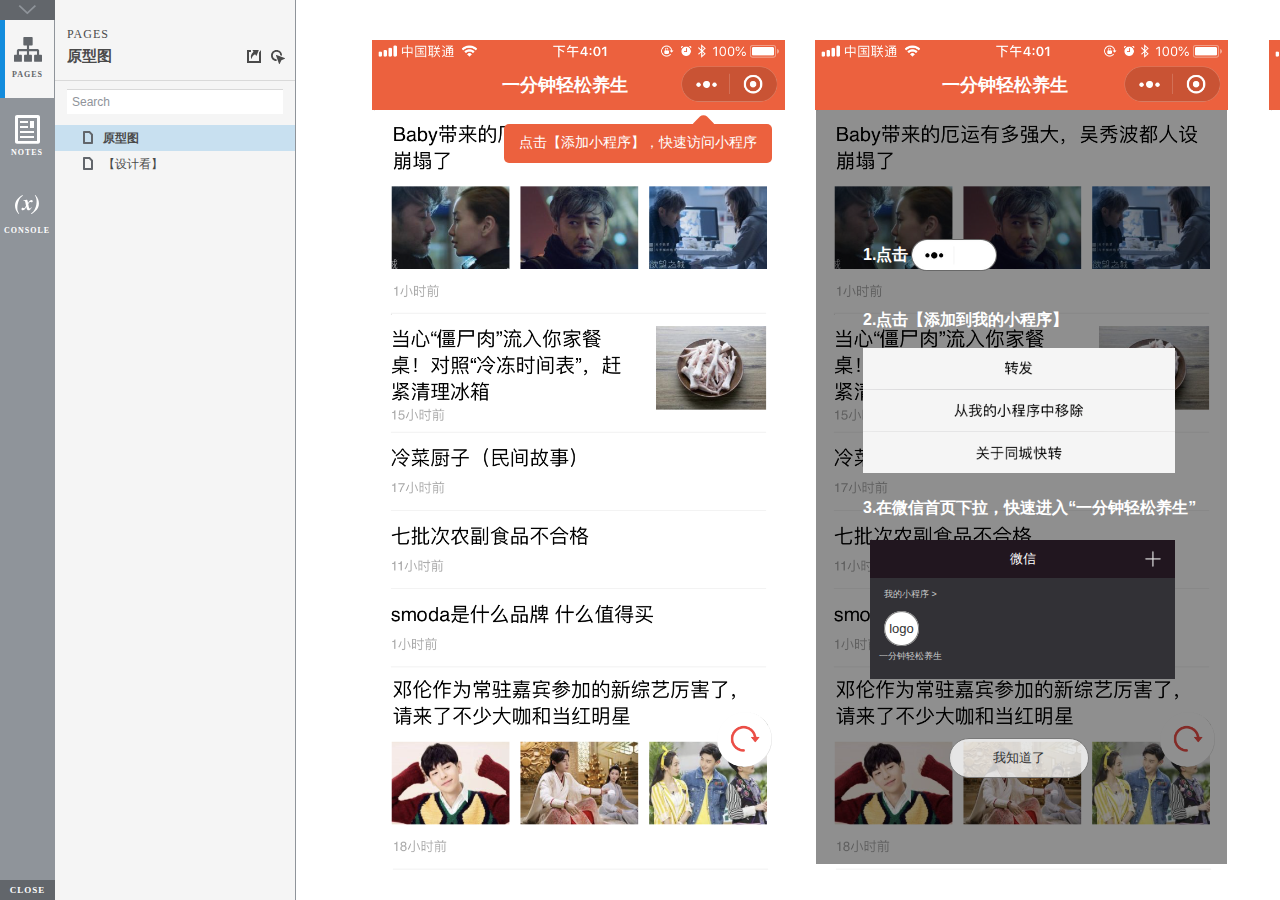
<file: index.html>
<!DOCTYPE html>
<html xmlns="http://www.w3.org/1999/xhtml" xml:lang="en" lang="en">
<head>
    <title>Untitled Document</title>
    <meta http-equiv="X-UA-Compatible" content="IE=edge"/>
    <meta http-equiv="content-type" content="text/html; charset=utf-8" />
    <meta name="viewport" content="width=device-width, initial-scale=1.0" />
    <meta name="apple-mobile-web-app-capable" content="yes" />
    <link type="text/css" href="resources/css/reset.css" rel="Stylesheet" />
    <link type="text/css" href="resources/css/default.css" rel="Stylesheet" />
    <!--<link href='https://fonts.googleapis.com/css?family=Nunito:300' rel='stylesheet' type='text/css'>-->

    <script type="text/javascript">
        if (location.href.toString().indexOf('file://localhost/') == 0) {
            location.href = location.href.toString().replace('file://localhost/', 'file:///');
        }
    </script>

    <!-- 8.0.0.3338 -->
<script src="resources/scripts/jquery-1.7.1.min.js"></script>
<script src="resources/scripts/startPre.js"></script>
<script src="data/document.js"></script>

    <style type="text/css">

#outerContainer {
	width:1000px;
	height:1500px;
}

.vsplitbar {
    width: 3px;
    /*background: #B9B9B9;*/
    border-right: 1px solid #8f949a;
}

.vsplitbar:hover, .vsplitbar.active {
    background: #8f949a;
}

#rightPanel {
    background-color: White;
}

/*#leftPanel {
    min-width: 120px;
}*/

.splitterMask {
   position:absolute;
   top: 0;
   left: 0;
   width: 100%;
   height: 100%;
   overflow: hidden;
   background-image: url(resources/images/transparent.gif);
   z-index: 20000;
}

    </style>
    <script type="text/javascript" language="JavaScript"><!--
        var SITEMAP_COLLAPSE_VAR_NAME = 'c';
        var PLUGIN_VAR_NAME = 'g';
        var FOOTNOTES_VAR_NAME = 'fn';
        var ADAPTIVE_VIEW_VAR_NAME = 'view';
        var lastLeftPanelWidth = 295;
        var toolBarOnly = true;

        // isolate scope
        (function() {
            setUpController();
            
            var configuration = $axure.document.configuration;
            var _settings = {};
            _settings.projectId = configuration.prototypeId;
            _settings.isAxshare = configuration.isAxshare;
            _settings.loadFeedbackPlugin = configuration.loadFeedbackPlugin;
            var cHash = getHashStringVar(SITEMAP_COLLAPSE_VAR_NAME);
            _settings.startCollapsed = cHash == "1";
            if(cHash == "2") closePlayer();
            var gHash = getHashStringVar(PLUGIN_VAR_NAME);
            if(gHash == "") gHash = 1;
            _settings.startPluginGid = gHash;

            $axure.player.settings = _settings;

            $(window).bind('load', function() {
                if(CHROME_5_LOCAL && !$('body').attr('pluginDetected')) {
                    window.location = 'resources/chrome/chrome.html';
                }
            });

            $(document).ready(function() {
                $axure.page.bind('load.start', mainFrame_onload);
                $axure.messageCenter.addMessageListener(messageCenter_message);

                $(document).on('pluginShown', function (event, data) {
                    setVarInCurrentUrlHash('g', data ? data : '');
                });

                $(document).on('pluginCreated', function(event, data) {
                    if($axure.player.settings.startPluginGid == data) {
                        $axure.player.showPlugin(data);
                    }
                });

                if($axure.player.settings.loadFeedbackPlugin) {
                    if($axure.player.settings.isAxshare) {
                        $axure.utils.loadJS('/Scripts/plugins/feedback/feedback8.js');
                    } else {
                        $axure.utils.loadJS('http://share.axure.com/Scripts/plugins/feedback/feedback8.js');
                    }
                }

                if(navigator.userAgent.indexOf("MSIE") >= 0) $('#outerContainer').width('100%');
                initialize();
                if($axure.player.settings.startCollapsed) $('#outerContainer').splitter({ sizeLeft: 0 });
                else $('#outerContainer').splitter({ sizeLeft: lastLeftPanelWidth });
                $('#leftPanel').width(lastLeftPanelWidth);
                
                $(window).resize(function() { resizeContent(); });

                $('#maximizePanelContainer').hide();

                initializeLogo();

                $(window).resize();
                resizeContent();
                
                $axure.player.collapseToBar();

                if($axure.player.settings.startCollapsed) {
                    collapse();
                    $('#leftPanel').width(0);
                }

                if(MOBILE_DEVICE) {
                    $('#interfaceControlFrameMinimizeContainer').height('45px');
                    $('#interfaceControlFrameMinimizeContainer a').height('45px');
                    $('#interfaceControlFrameHeaderContainer').css('margin-top','45px');
                    $('#interfaceControlFrameCloseContainer a').css('padding','10px 0px');
                    $('#maximizePanelContainer').height('45px');//.css('top','inherit').css('bottom','0px');

                    $('body').removeClass('hashover');

                    if(IOS) {
                        $('#rightPanel').css('overflow', 'auto').css('-webkit-overflow-scrolling', 'touch').css('-ms-overflow-x', 'hidden');

                        window.addEventListener("orientationchange", function() {
                            var viewport = document.querySelector("meta[name=viewport]");
                            //so iOS doesn't zoom when switching back to portrait
                            viewport.setAttribute('content', 'width=device-width, initial-scale=1.0, maximum-scale=1.0');
                            viewport.setAttribute('content', 'width=device-width, initial-scale=1.0');
                            resizeContent();
                        }, false);

                        $axure.page.bind('load.start', function() {
                            resizeContent();
                        });
                    }
                }

            });

            function initialize() {
                var legacyQString = getQueryString("Page");
                if (legacyQString.length > 0) {
                    location.href = location.href.substring(0, location.href.indexOf("?")) + "#p=" + legacyQString;
                    return;
                }

                var mainFrame = document.getElementById("mainFrame");
                mainFrame.contentWindow.location.href = getInitialUrl();
            }

            function initializeLogo() {
                if($axure.document.configuration.logoImagePath) {
                    var image = new Image();
                    image.onload = function() {
                        $('#logoImage').css('max-width', this.width + 'px');
                        $axure.player.resizeContent();
                    };
                    image.src = $axure.document.configuration.logoImagePath;
                
                    $('#interfaceControlFrameLogoImageContainer').html('<img id="logoImage" src="" />');
                    $('#logoImage').attr('src', $axure.document.configuration.logoImagePath).load(function() { resizeContent(); });
                } else $('#interfaceControlFrameLogoImageContainer').hide();

                if ($axure.document.configuration.logoImageCaption) {
                    $('#interfaceControlFrameLogoCaptionContainer').html($axure.document.configuration.logoImageCaption);
                } else $('#interfaceControlFrameLogoCaptionContainer').hide();

                if(!$('#interfaceControlFrameLogoImageContainer').is(':visible') && !$('#interfaceControlFrameLogoCaptionContainer').is(':visible')) {
                    $('#interfaceControlFrameLogoContainer').hide();
                }
            }

            var resizeContent = $axure.player.resizeContent = function() {
                var newHeight = $(window).height();
                var newWidth = $(window).width();

                var controlContainerHeight = newHeight;// - 30;
                if($('#interfaceControlFrameLogoContainer').is(':visible')) controlContainerHeight -= $('#interfaceControlFrameLogoContainer').outerHeight();// + 16;

                $('#outerContainer').height(newHeight).width(newWidth);
                $('.vsplitbar').height(newHeight);
                $('#leftPanel').height(newHeight);
                $('#interfaceControlFrame').height(newHeight);
                $('#interfaceControlFrameContainer').height(newHeight);
                $('#interfaceControlFrameHostContainer').height(controlContainerHeight);

                $('#rightPanel').height(newHeight);
                $('#mainFrame').height(newHeight);

                if($('#leftPanel').is(':visible')) $('#rightPanel').width($(window).width() - $('#leftPanel').width() - 1);// $('.vsplitbar').width());
                else $('#rightPanel').width($(window).width());

                $(document).trigger('ContainerHeightChange',[controlContainerHeight]);

                if(MOBILE_DEVICE) {
                    if(!(getHashStringVar(ADAPTIVE_VIEW_VAR_NAME).length > 0)) $axure.messageCenter.postMessage('setAdaptiveViewForSize', {'width':newWidth, 'height':$('#rightPanel').height()});
                }
            }

            var collapseToBar = $axure.player.collapseToBar = function() {
                lastLeftPanelWidth = $('#leftPanel').width();
                $('#leftPanel').width('55px');
                $('.vsplitbar').hide();
                $('#rightPanel').width($(window).width() - $('#leftPanel').width());
                $(window).resize();
                $('#outerContainer').trigger('resize');
                toolBarOnly = true;
            }

            var expandFromBar = $axure.player.expandFromBar = function() {
                if($('.vsplitbar').is(':visible')) return;

                $('#leftPanel').width(lastLeftPanelWidth);
                $('.vsplitbar').show();
                $('#rightPanel').width($(window).width() - $('#leftPanel').width() - 1);// $('.vsplitbar').width());
                $(window).resize();
                $('#outerContainer').trigger('resize');
                toolBarOnly = false;
            }

        })();

        function messageCenter_message(message, data) {
            if(message == 'expandFrame') expand();
            else if(message == 'getCollapseFrameOnLoad' && $axure.player.settings.startCollapsed && !MOBILE_DEVICE) $axure.messageCenter.postMessage('collapseFrameOnLoad');
        }

        
        function getInitialUrl() {
            var pageName = getHashStringVar("p");
            if(pageName.length > 0) return pageName + ".html";
            else {
                var url = getFirstPageUrl($axure.document.sitemap.rootNodes);
                return (url ? url : "about:blank");
            }
        }

        function getFirstPageUrl(nodes) {
            for (var i = 0; i < nodes.length; i++) {
                var node = nodes[i];
                if (node.url) return node.url;
                else {
                    var hasChildren = (node.children && node.children.length > 0);
                    if (hasChildren) {
                        var url = getFirstPageUrl(node.children);
                        if (url) return url;
                    }
                }
            }
            return null;
        }

        function closePlayer() {
            if($axure.page.location) window.location.href = $axure.page.location;
            else {
                var pageFile = getInitialUrl();
                var currentLocation = window.location.toString();
                window.location.href = currentLocation.substr(0, currentLocation.lastIndexOf("/") + 1) + pageFile;
            }
        }

        function replaceHash(newHash) {
            var currentLocWithoutHash = window.location.toString().split('#')[0];

            //We use replace so that every hash change doesn't get appended to the history stack.
            //We use replaceState in browsers that support it, else replace the location
            if(typeof window.history.replaceState != 'undefined') {
                try {
                    //Chrome 45 (Version 45.0.2454.85 m) started throwing an error here when generated locally (this only happens with sitemap open) which broke all interactions.
                    //try catch breaks the url adjusting nicely when the sitemap is open, but all interactions and forward and back buttons work.
                    //Uncaught SecurityError: Failed to execute 'replaceState' on 'History': A history state object with URL 'file:///C:/Users/Ian/Documents/Axure/HTML/Untitled/start.html#p=home' cannot be created in a document with origin 'null'.
                    window.history.replaceState(null, null, currentLocWithoutHash + newHash);
                } catch(ex) {}
            } else {
                window.location.replace(currentLocWithoutHash + newHash);
            }
        }

        function collapse() {
            setVarInCurrentUrlHash('c', 1);
            if(!toolBarOnly) lastLeftPanelWidth = $('#leftPanel').width();

            $('#maximizePanelContainer').show();
            $('#leftPanel').hide();
            $('.vsplitbar').hide();
            $('#rightPanel').width($(window).width());
            $(window).resize();
            $('#outerContainer').trigger('resize');

            $(document).trigger('sidebarCollapse');

            if(MOBILE_DEVICE) {
                $('#maximizePanelContainer').animate({
                    top:$('#rightPanel').height() - $('#maximizePanelContainer').height()
                }, 300, 'swing', function() {
                    $('#maximizePanelContainer').css('top', 'inherit').css('bottom', '0px');
                });
            }
        }

        function expand() {
            if(MOBILE_DEVICE) {
                $('#maximizePanelContainer').css('top', '0px').css('bottom', 'inherit');
            }

            deleteVarFromCurrentUrlHash('c');
            $('#maximizePanelContainer').hide();
            $('#leftPanel').width(lastLeftPanelWidth);
            $('#leftPanel').show();
            if(!toolBarOnly) {
                $('.vsplitbar').show();
                $('#rightPanel').width($(window).width() - $('#leftPanel').width() - 1);
            } else {
                $axure.player.collapseToBar();
            }
            $(window).resize();
            $('#outerContainer').trigger('resize');

            $(document).trigger('sidebarExpanded');
        }


        function mainFrame_onload() {
            if($axure.page.pageName) document.title = $axure.page.pageName;
        }

        function getQueryString(query) {
            var qstring = self.location.href.split("?");
            if(qstring.length < 2) return "";
            return GetParameter(qstring, query);
        }
        
        function GetParameter(qstring, query) {
            var prms = qstring[1].split("&");
            var frmelements = new Array();
            var currprmeter, querystr = "";

            for(var i = 0; i < prms.length; i++) {
                currprmeter = prms[i].split("=");
                frmelements[i] = new Array();
                frmelements[i][0] = currprmeter[0];
                frmelements[i][1] = currprmeter[1];
            }

            for(j = 0; j < frmelements.length; j++) {
                if(frmelements[j][0].toLowerCase() == query.toLowerCase()) {
                    querystr = frmelements[j][1];
                    break;
                }
            }
            return querystr;
        }
        
        function getHashStringVar(query) {
            var qstring = self.location.href.split("#");
            if(qstring.length < 2) return "";
            return GetParameter(qstring, query);
        }

        function setHashStringVar(currentHash, varName, varVal) {
            var varWithEqual = varName + '=';
            var poundVarWithEqual = varVal === '' ? '' :  '#' + varName + '=' + varVal;
            var ampVarWithEqual = varVal === '' ? '' :  '&' + varName + '=' + varVal;
            var hashToSet = '';

            var pageIndex = currentHash.indexOf('#' + varWithEqual);
            if(pageIndex == -1) pageIndex = currentHash.indexOf('&' + varWithEqual);
            if(pageIndex != -1) {
                var newHash = currentHash.substring(0, pageIndex);

                newHash = newHash == '' ? poundVarWithEqual : newHash + ampVarWithEqual;

                var ampIndex = currentHash.indexOf('&', pageIndex + 1);
                if(ampIndex != -1) {
                    newHash = newHash == '' ? '#' + currentHash.substring(ampIndex + 1) : newHash + currentHash.substring(ampIndex);
                }
                hashToSet = newHash;
            } else if(currentHash.indexOf('#') != -1) {
                hashToSet = currentHash + ampVarWithEqual;
            } else {
                hashToSet = poundVarWithEqual;
            }

            if(hashToSet != '' || varVal == '') {
                return hashToSet;
            }

            return null;
        }

        function setVarInCurrentUrlHash(varName, varVal) {
            var newHash = setHashStringVar(window.location.hash, varName, varVal);

            if(newHash != null) {
                replaceHash(newHash);
            }
        }

        function deleteHashStringVar(currentHash, varName) {
            var varWithEqual = varName + '=';

            var pageIndex = currentHash.indexOf('#' + varWithEqual);
            if(pageIndex == -1) pageIndex = currentHash.indexOf('&' + varWithEqual);
            if(pageIndex != -1) {
                var newHash = currentHash.substring(0, pageIndex);

                var ampIndex = currentHash.indexOf('&', pageIndex + 1);

                //IF begin of string....if none blank, ELSE # instead of & and rest
                //IF in string....prefix + if none blank, ELSE &-rest
                if(newHash == '') { //beginning of string
                    newHash = ampIndex != -1 ? '#' + currentHash.substring(ampIndex + 1) : '';
                } else { //somewhere in the middle
                    newHash = newHash + (ampIndex != -1 ? currentHash.substring(ampIndex) : '');
                }

                return newHash;
            }

            return null;
        }

        function deleteVarFromCurrentUrlHash(varName) {
            var newHash = deleteHashStringVar(window.location.hash, varName);

            if(newHash != null) {
                replaceHash(newHash);
            }
        }
    --></script>
    
    <link type="text/css" rel="Stylesheet" href="plugins/sitemap/styles/sitemap.css" />
    <link type="text/css" rel="Stylesheet" href="plugins/page_notes/styles/page_notes.css" />
    <link type="text/css" rel="Stylesheet" href="plugins/debug/styles/debug.css" />
    <script src="resources/scripts/startPost.js"></script>


    <!--<link type="text/css" rel="Stylesheet" href="plugins/recordplay/styles/recordplay.css" />
    <script type="text/javascript" src="plugins/recordplay/recordplay.js"></script>-->
    

</head>
<body scroll="no" class="hashover">
    <div id="outerContainer">

        <div id="leftPanel">
            <div id="interfaceControlFrame">
                <div id="interfaceControlFrameMinimizeContainer">
                    <a title="Collapse" id="interfaceControlFrameMinimizeButton" onclick="collapse();">&nbsp;</a>
                </div>
                <div id="interfaceControlFrameHeaderContainer">
                    <ul id="interfaceControlFrameHeader"></ul>
                </div>
                <div id="interfaceControlFrameContainer">
                    <div id="interfaceControlFrameLogoContainer">
                        <div id="interfaceControlFrameLogoImageContainer"></div>
                        <div id="interfaceControlFrameLogoCaptionContainer"></div>
                    </div>
                    <div id="interfaceControlFrameHostContainer">
                    </div>
                </div>
                <div id="interfaceControlFrameCloseContainer">
                    <a title="Close" id="interfaceControlFrameCloseButton" onclick="closePlayer();">CLOSE</a>
                </div>
            </div>
        </div>
        <div id="rightPanel">
            <iframe id="mainFrame" name="mainFrame" width="100%" height="100%" src="" frameborder="0" style="display: block;" webkitallowfullscreen mozallowfullscreen allowfullscreen></iframe>
        </div>

    </div>

    <div id="maximizePanelContainer">
        <iframe id="expandFrame" src="resources/expand.html" width="100%" height="100%" scrolling="no" allowtransparency="true" frameborder="0"></iframe>
    </div>

</body>
</html>
</file>
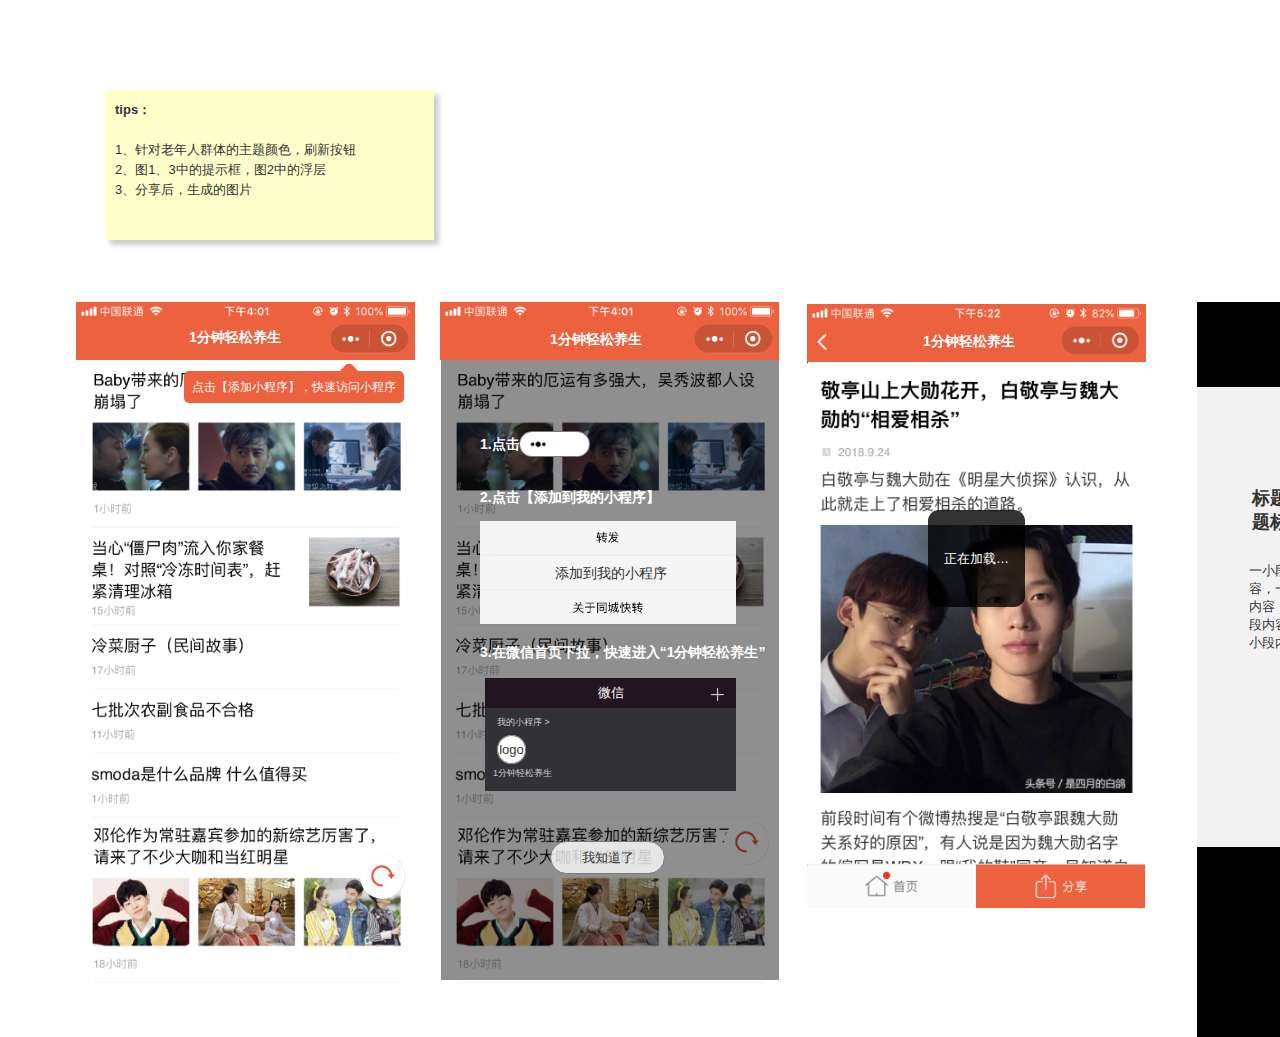
<file: 【设计看】.html>
﻿<!DOCTYPE html>
<html>
  <head>
    <title>【设计看】</title>
    <meta http-equiv="X-UA-Compatible" content="IE=edge"/>
    <meta http-equiv="content-type" content="text/html; charset=utf-8"/>
    <meta name="apple-mobile-web-app-capable" content="yes"/>
    <link href="resources/css/jquery-ui-themes.css" type="text/css" rel="stylesheet"/>
    <link href="resources/css/axure_rp_page.css" type="text/css" rel="stylesheet"/>
    <link href="data/styles.css" type="text/css" rel="stylesheet"/>
    <link href="files/【设计看】/styles.css" type="text/css" rel="stylesheet"/>
    <script src="resources/scripts/jquery-1.7.1.min.js"></script>
    <script src="resources/scripts/jquery-ui-1.8.10.custom.min.js"></script>
    <script src="resources/scripts/prototypePre.js"></script>
    <script src="data/document.js"></script>
    <script src="resources/scripts/prototypePost.js"></script>
    <script src="files/【设计看】/data.js"></script>
    <script type="text/javascript">
      $axure.utils.getTransparentGifPath = function() { return 'resources/images/transparent.gif'; };
      $axure.utils.getOtherPath = function() { return 'resources/Other.html'; };
      $axure.utils.getReloadPath = function() { return 'resources/reload.html'; };
    </script>
  </head>
  <body>
    <div id="base" class="">

      <!-- Unnamed (图片) -->
      <div id="u97" class="ax_default _图片">
        <img id="u97_img" class="img " src="images/原型图/u0.png"/>
        <!-- Unnamed () -->
        <div id="u98" class="text" style="display:none; visibility: hidden">
          <p><span></span></p>
        </div>
      </div>

      <!-- Unnamed (图片) -->
      <div id="u99" class="ax_default _图片">
        <img id="u99_img" class="img " src="images/原型图/u2.png"/>
        <!-- Unnamed () -->
        <div id="u100" class="text" style="display:none; visibility: hidden">
          <p><span></span></p>
        </div>
      </div>

      <!-- Unnamed (图片) -->
      <div id="u101" class="ax_default _图片">
        <img id="u101_img" class="img " src="images/原型图/u4.png"/>
        <!-- Unnamed () -->
        <div id="u102" class="text" style="display:none; visibility: hidden">
          <p><span></span></p>
        </div>
      </div>

      <!-- Unnamed (图片) -->
      <div id="u103" class="ax_default _图片">
        <img id="u103_img" class="img " src="images/【设计看】/u103.png"/>
        <!-- Unnamed () -->
        <div id="u104" class="text" style="display:none; visibility: hidden">
          <p><span></span></p>
        </div>
      </div>

      <!-- Unnamed (图片) -->
      <div id="u105" class="ax_default _图片">
        <img id="u105_img" class="img " src="images/原型图/u8.png"/>
        <!-- Unnamed () -->
        <div id="u106" class="text" style="display:none; visibility: hidden">
          <p><span></span></p>
        </div>
      </div>

      <!-- Unnamed (矩形) -->
      <div id="u107" class="ax_default box_3">
        <div id="u107_div" class=""></div>
        <!-- Unnamed () -->
        <div id="u108" class="text" style="display:none; visibility: hidden">
          <p><span></span></p>
        </div>
      </div>

      <!-- Unnamed (矩形) -->
      <div id="u109" class="ax_default label">
        <div id="u109_div" class=""></div>
        <!-- Unnamed () -->
        <div id="u110" class="text">
          <p><span>1.点击</span></p>
        </div>
      </div>

      <!-- Unnamed (图片) -->
      <div id="u111" class="ax_default _图片">
        <img id="u111_img" class="img " src="images/【设计看】/u111.png"/>
        <!-- Unnamed () -->
        <div id="u112" class="text" style="display:none; visibility: hidden">
          <p><span></span></p>
        </div>
      </div>

      <!-- Unnamed (矩形) -->
      <div id="u113" class="ax_default label">
        <div id="u113_div" class=""></div>
        <!-- Unnamed () -->
        <div id="u114" class="text">
          <p><span>2.点击【添加到我的小程序】</span></p>
        </div>
      </div>

      <!-- Unnamed (图片) -->
      <div id="u115" class="ax_default _图片">
        <img id="u115_img" class="img " src="images/原型图/u29.png"/>
        <!-- Unnamed () -->
        <div id="u116" class="text" style="display:none; visibility: hidden">
          <p><span></span></p>
        </div>
      </div>

      <!-- Unnamed (矩形) -->
      <div id="u117" class="ax_default label">
        <div id="u117_div" class=""></div>
        <!-- Unnamed () -->
        <div id="u118" class="text">
          <p><span>3.在微信首页下拉，快速进入“1分钟轻松养生”</span></p>
        </div>
      </div>

      <!-- Unnamed (组 合) -->
      <div id="u119" class="ax_default" data-left="485" data-top="678" data-width="251" data-height="113">

        <!-- Unnamed (矩形) -->
        <div id="u120" class="ax_default box_2">
          <div id="u120_div" class=""></div>
          <!-- Unnamed () -->
          <div id="u121" class="text">
            <p><span>微信</span></p>
          </div>
        </div>

        <!-- Unnamed (图片) -->
        <div id="u122" class="ax_default _图片">
          <img id="u122_img" class="img " src="images/原型图/u36.png"/>
          <!-- Unnamed () -->
          <div id="u123" class="text" style="display:none; visibility: hidden">
            <p><span></span></p>
          </div>
        </div>

        <!-- Unnamed (矩形) -->
        <div id="u124" class="ax_default box_2">
          <div id="u124_div" class=""></div>
          <!-- Unnamed () -->
          <div id="u125" class="text" style="display:none; visibility: hidden">
            <p><span></span></p>
          </div>
        </div>

        <!-- Unnamed (矩形) -->
        <div id="u126" class="ax_default label">
          <div id="u126_div" class=""></div>
          <!-- Unnamed () -->
          <div id="u127" class="text">
            <p><span>我的小程序 &gt;</span></p>
          </div>
        </div>

        <!-- Unnamed (椭圆形) -->
        <div id="u128" class="ax_default ellipse">
          <img id="u128_img" class="img " src="images/【设计看】/u128.png"/>
          <!-- Unnamed () -->
          <div id="u129" class="text">
            <p><span>logo</span></p>
          </div>
        </div>

        <!-- Unnamed (矩形) -->
        <div id="u130" class="ax_default label">
          <div id="u130_div" class=""></div>
          <!-- Unnamed () -->
          <div id="u131" class="text">
            <p><span>1分钟轻松养生</span></p>
          </div>
        </div>
      </div>

      <!-- Unnamed (矩形) -->
      <div id="u132" class="ax_default button">
        <div id="u132_div" class=""></div>
        <!-- Unnamed () -->
        <div id="u133" class="text">
          <p><span>我知道了</span></p>
        </div>
      </div>

      <!-- Unnamed (组 合) -->
      <div id="u134" class="ax_default" data-left="76" data-top="302" data-width="341" data-height="682">

        <!-- Unnamed (图片) -->
        <div id="u135" class="ax_default _图片">
          <img id="u135_img" class="img " src="images/原型图/u0.png"/>
          <!-- Unnamed () -->
          <div id="u136" class="text" style="display:none; visibility: hidden">
            <p><span></span></p>
          </div>
        </div>

        <!-- Unnamed (图片) -->
        <div id="u137" class="ax_default _图片">
          <img id="u137_img" class="img " src="images/原型图/u2.png"/>
          <!-- Unnamed () -->
          <div id="u138" class="text" style="display:none; visibility: hidden">
            <p><span></span></p>
          </div>
        </div>

        <!-- Unnamed (图片) -->
        <div id="u139" class="ax_default _图片">
          <img id="u139_img" class="img " src="images/原型图/u4.png"/>
          <!-- Unnamed () -->
          <div id="u140" class="text" style="display:none; visibility: hidden">
            <p><span></span></p>
          </div>
        </div>

        <!-- Unnamed (图片) -->
        <div id="u141" class="ax_default _图片">
          <img id="u141_img" class="img " src="images/【设计看】/u103.png"/>
          <!-- Unnamed () -->
          <div id="u142" class="text" style="display:none; visibility: hidden">
            <p><span></span></p>
          </div>
        </div>

        <!-- Unnamed (图片) -->
        <div id="u143" class="ax_default _图片">
          <img id="u143_img" class="img " src="images/原型图/u8.png"/>
          <!-- Unnamed () -->
          <div id="u144" class="text" style="display:none; visibility: hidden">
            <p><span></span></p>
          </div>
        </div>
      </div>

      <!-- Unnamed (矩形) -->
      <div id="u145" class="ax_default primary_button">
        <div id="u145_div" class=""></div>
        <!-- Unnamed () -->
        <div id="u146" class="text" style="display:none; visibility: hidden">
          <p><span></span></p>
        </div>
      </div>

      <!-- Unnamed (矩形) -->
      <div id="u147" class="ax_default primary_button">
        <div id="u147_div" class=""></div>
        <!-- Unnamed () -->
        <div id="u148" class="text">
          <p><span>点击【添加小程序】，快速访问小程序</span></p>
        </div>
      </div>

      <!-- Unnamed (图片) -->
      <div id="u149" class="ax_default _图片">
        <img id="u149_img" class="img " src="images/原型图/u63.png"/>
        <!-- Unnamed () -->
        <div id="u150" class="text" style="display:none; visibility: hidden">
          <p><span></span></p>
        </div>
      </div>

      <!-- Unnamed (矩形) -->
      <div id="u151" class="ax_default box_3">
        <div id="u151_div" class=""></div>
        <!-- Unnamed () -->
        <div id="u152" class="text">
          <p><span>正在加载…</span></p>
        </div>
      </div>

      <!-- Unnamed (矩形) -->
      <div id="u153" class="ax_default _三级标题">
        <div id="u153_div" class=""></div>
        <!-- Unnamed () -->
        <div id="u154" class="text">
          <p><span>1分钟轻松养生</span></p>
        </div>
      </div>

      <!-- Unnamed (矩形) -->
      <div id="u155" class="ax_default _三级标题">
        <div id="u155_div" class=""></div>
        <!-- Unnamed () -->
        <div id="u156" class="text">
          <p><span>1分钟轻松养生</span></p>
        </div>
      </div>

      <!-- Unnamed (矩形) -->
      <div id="u157" class="ax_default _三级标题">
        <div id="u157_div" class=""></div>
        <!-- Unnamed () -->
        <div id="u158" class="text">
          <p><span>1分钟轻松养生</span></p>
        </div>
      </div>

      <!-- Unnamed (矩形) -->
      <div id="u159" class="ax_default label">
        <div id="u159_div" class=""></div>
        <!-- Unnamed () -->
        <div id="u160" class="text">
          <p><span>添加到我的小程序</span></p>
        </div>
      </div>

      <!-- Unnamed (图片) -->
      <div id="u161" class="ax_default _图片">
        <img id="u161_img" class="img " src="images/原型图/u63.png"/>
        <!-- Unnamed () -->
        <div id="u162" class="text" style="display:none; visibility: hidden">
          <p><span></span></p>
        </div>
      </div>

      <!-- Unnamed (矩形) -->
      <div id="u163" class="ax_default box_3">
        <div id="u163_div" class=""></div>
        <!-- Unnamed () -->
        <div id="u164" class="text" style="display:none; visibility: hidden">
          <p><span></span></p>
        </div>
      </div>

      <!-- Unnamed (矩形) -->
      <div id="u165" class="ax_default box_2">
        <div id="u165_div" class=""></div>
        <!-- Unnamed () -->
        <div id="u166" class="text" style="display:none; visibility: hidden">
          <p><span></span></p>
        </div>
      </div>

      <!-- Unnamed (矩形) -->
      <div id="u167" class="ax_default _三级标题">
        <div id="u167_div" class=""></div>
        <!-- Unnamed () -->
        <div id="u168" class="text">
          <p><span>长按发送给朋友</span></p>
        </div>
      </div>

      <!-- Unnamed (矩形) -->
      <div id="u169" class="ax_default _三级标题">
        <div id="u169_div" class=""></div>
        <!-- Unnamed () -->
        <div id="u170" class="text">
          <p><span>标题标题标题标题标题标题标题标题标题标题标题标题标题标题</span></p>
        </div>
      </div>

      <!-- Unnamed (矩形) -->
      <div id="u171" class="ax_default _文本段落">
        <div id="u171_div" class=""></div>
        <!-- Unnamed () -->
        <div id="u172" class="text">
          <p><span>一小段内容，一小段内容，一小段内容，一小段内容，一小段内容，一小段内容，一小段内容，一小段内容，一小段内容，一小段内容，一小段内容，一小段内容，一小段内容，一小段内容，一小段内容，一小段内容，</span></p>
        </div>
      </div>

      <!-- Unnamed (椭圆形) -->
      <div id="u173" class="ax_default ellipse">
        <img id="u173_img" class="img " src="images/【设计看】/u173.png"/>
        <!-- Unnamed () -->
        <div id="u174" class="text">
          <p><span>小程序</span></p><p><span>二维码</span></p>
        </div>
      </div>

      <!-- Unnamed (矩形) -->
      <div id="u175" class="ax_default sticky_1">
        <div id="u175_div" class=""></div>
        <!-- Unnamed () -->
        <div id="u176" class="text">
          <p><span style="font-family:'Arial Negreta', 'Arial Normal', 'Arial';font-weight:700;">tips：</span></p><p><span style="font-family:'Arial Normal', 'Arial';font-weight:400;"><br></span></p><p><span style="font-family:'Arial Normal', 'Arial';font-weight:400;">1、针对老年人群体的主题颜色，刷新按钮</span></p><p><span style="font-family:'Arial Normal', 'Arial';font-weight:400;">2、图1、3中的提示框，图2中的浮层</span></p><p><span style="font-family:'Arial Normal', 'Arial';font-weight:400;">3、分享后，生成的图片</span></p>
        </div>
      </div>
    </div>
  </body>
</html>
</file>
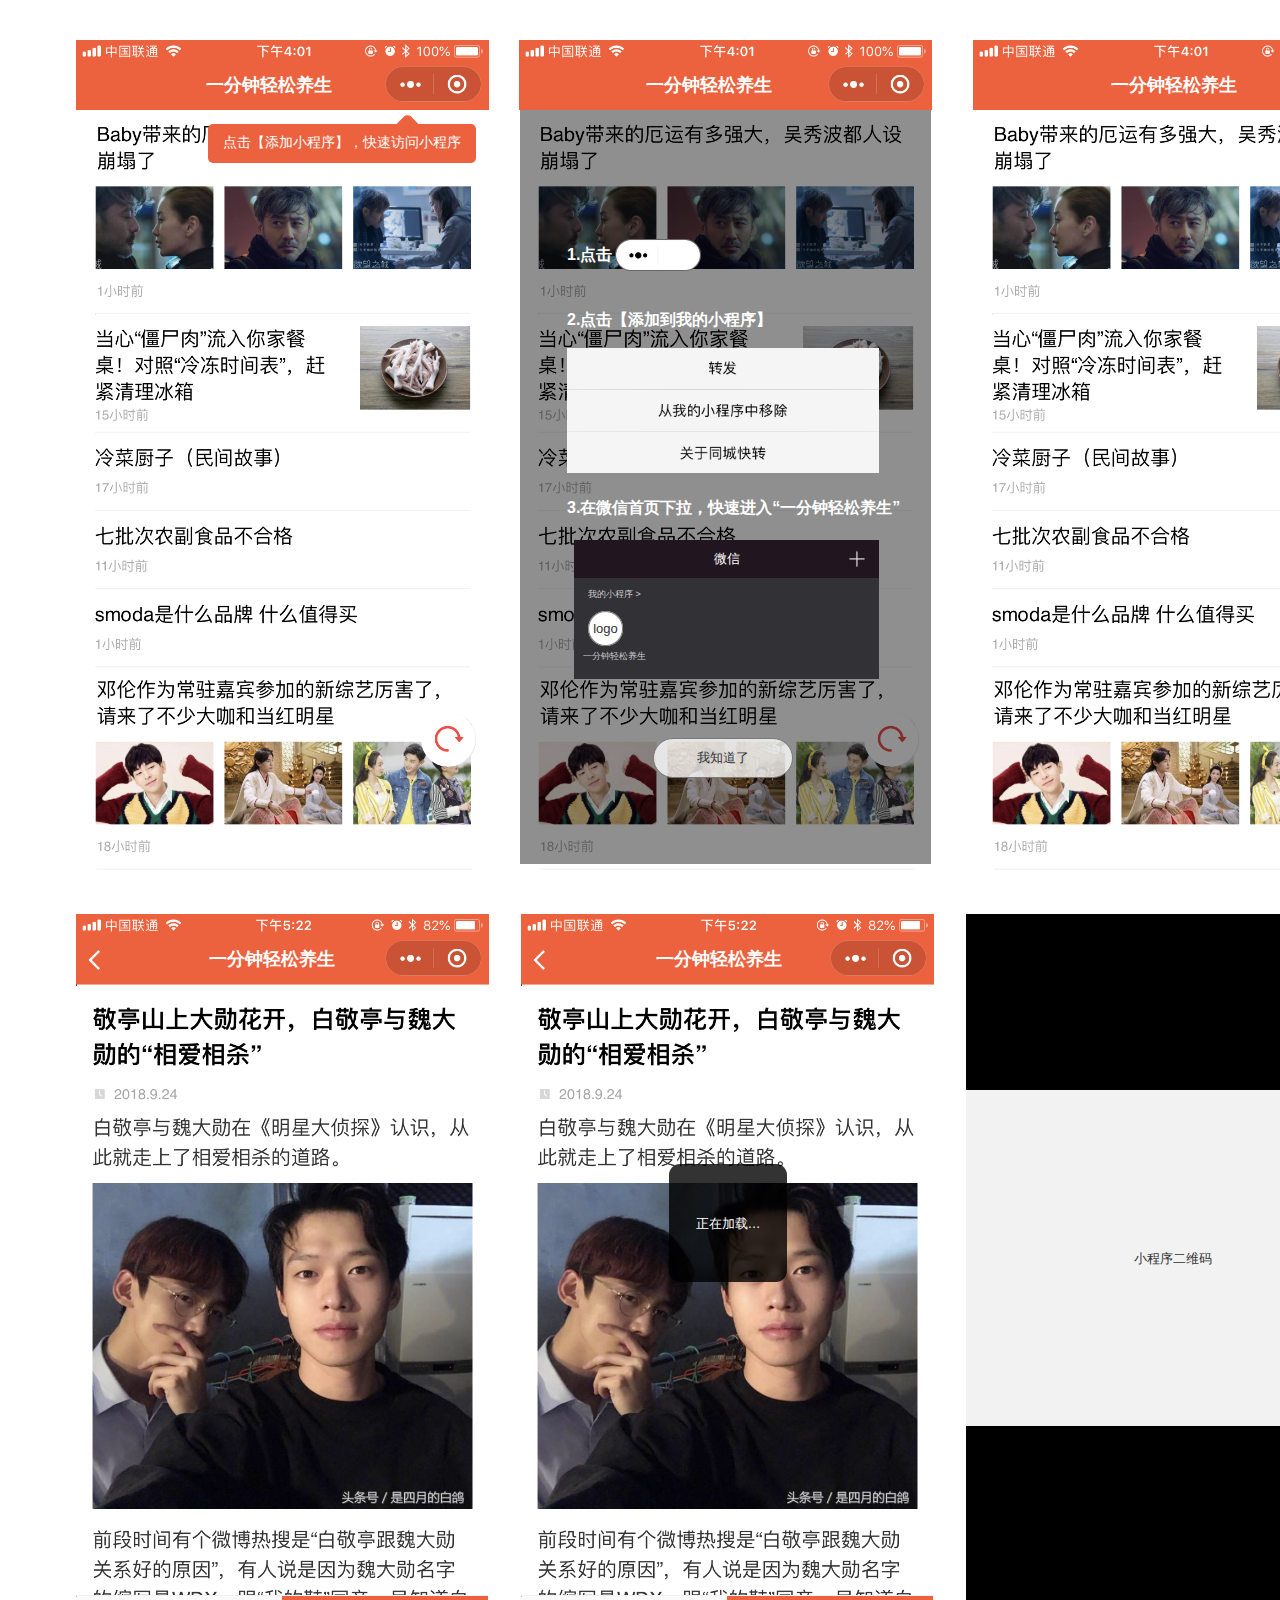
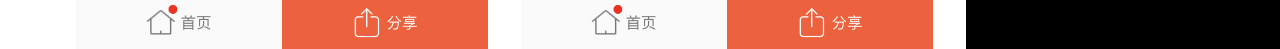
<file: 原型图.html>
﻿<!DOCTYPE html>
<html>
  <head>
    <title>原型图</title>
    <meta http-equiv="X-UA-Compatible" content="IE=edge"/>
    <meta http-equiv="content-type" content="text/html; charset=utf-8"/>
    <meta name="apple-mobile-web-app-capable" content="yes"/>
    <link href="resources/css/jquery-ui-themes.css" type="text/css" rel="stylesheet"/>
    <link href="resources/css/axure_rp_page.css" type="text/css" rel="stylesheet"/>
    <link href="data/styles.css" type="text/css" rel="stylesheet"/>
    <link href="files/原型图/styles.css" type="text/css" rel="stylesheet"/>
    <script src="resources/scripts/jquery-1.7.1.min.js"></script>
    <script src="resources/scripts/jquery-ui-1.8.10.custom.min.js"></script>
    <script src="resources/scripts/prototypePre.js"></script>
    <script src="data/document.js"></script>
    <script src="resources/scripts/prototypePost.js"></script>
    <script src="files/原型图/data.js"></script>
    <script type="text/javascript">
      $axure.utils.getTransparentGifPath = function() { return 'resources/images/transparent.gif'; };
      $axure.utils.getOtherPath = function() { return 'resources/Other.html'; };
      $axure.utils.getReloadPath = function() { return 'resources/reload.html'; };
    </script>
  </head>
  <body>
    <div id="base" class="">

      <!-- Unnamed (图片) -->
      <div id="u0" class="ax_default _图片">
        <img id="u0_img" class="img " src="images/原型图/u0.png"/>
        <!-- Unnamed () -->
        <div id="u1" class="text" style="display:none; visibility: hidden">
          <p><span></span></p>
        </div>
      </div>

      <!-- Unnamed (图片) -->
      <div id="u2" class="ax_default _图片">
        <img id="u2_img" class="img " src="images/原型图/u2.png"/>
        <!-- Unnamed () -->
        <div id="u3" class="text" style="display:none; visibility: hidden">
          <p><span></span></p>
        </div>
      </div>

      <!-- Unnamed (图片) -->
      <div id="u4" class="ax_default _图片">
        <img id="u4_img" class="img " src="images/原型图/u4.png"/>
        <!-- Unnamed () -->
        <div id="u5" class="text" style="display:none; visibility: hidden">
          <p><span></span></p>
        </div>
      </div>

      <!-- Unnamed (图片) -->
      <div id="u6" class="ax_default _图片">
        <img id="u6_img" class="img " src="images/原型图/u6.png"/>
        <!-- Unnamed () -->
        <div id="u7" class="text" style="display:none; visibility: hidden">
          <p><span></span></p>
        </div>
      </div>

      <!-- Unnamed (图片) -->
      <div id="u8" class="ax_default _图片">
        <img id="u8_img" class="img " src="images/原型图/u8.png"/>
        <!-- Unnamed () -->
        <div id="u9" class="text" style="display:none; visibility: hidden">
          <p><span></span></p>
        </div>
      </div>

      <!-- Unnamed (组 合) -->
      <div id="u10" class="ax_default" data-left="973" data-top="40" data-width="415" data-height="831">

        <!-- Unnamed (图片) -->
        <div id="u11" class="ax_default _图片">
          <img id="u11_img" class="img " src="images/原型图/u0.png"/>
          <!-- Unnamed () -->
          <div id="u12" class="text" style="display:none; visibility: hidden">
            <p><span></span></p>
          </div>
        </div>

        <!-- Unnamed (图片) -->
        <div id="u13" class="ax_default _图片">
          <img id="u13_img" class="img " src="images/原型图/u2.png"/>
          <!-- Unnamed () -->
          <div id="u14" class="text" style="display:none; visibility: hidden">
            <p><span></span></p>
          </div>
        </div>

        <!-- Unnamed (图片) -->
        <div id="u15" class="ax_default _图片">
          <img id="u15_img" class="img " src="images/原型图/u4.png"/>
          <!-- Unnamed () -->
          <div id="u16" class="text" style="display:none; visibility: hidden">
            <p><span></span></p>
          </div>
        </div>

        <!-- Unnamed (图片) -->
        <div id="u17" class="ax_default _图片">
          <img id="u17_img" class="img " src="images/原型图/u6.png"/>
          <!-- Unnamed () -->
          <div id="u18" class="text" style="display:none; visibility: hidden">
            <p><span></span></p>
          </div>
        </div>

        <!-- Unnamed (图片) -->
        <div id="u19" class="ax_default _图片">
          <img id="u19_img" class="img " src="images/原型图/u8.png"/>
          <!-- Unnamed () -->
          <div id="u20" class="text" style="display:none; visibility: hidden">
            <p><span></span></p>
          </div>
        </div>
      </div>

      <!-- Unnamed (矩形) -->
      <div id="u21" class="ax_default box_3">
        <div id="u21_div" class=""></div>
        <!-- Unnamed () -->
        <div id="u22" class="text" style="display:none; visibility: hidden">
          <p><span></span></p>
        </div>
      </div>

      <!-- Unnamed (矩形) -->
      <div id="u23" class="ax_default label">
        <div id="u23_div" class=""></div>
        <!-- Unnamed () -->
        <div id="u24" class="text">
          <p><span>1.点击</span></p>
        </div>
      </div>

      <!-- Unnamed (图片) -->
      <div id="u25" class="ax_default _图片">
        <img id="u25_img" class="img " src="images/原型图/u25.png"/>
        <!-- Unnamed () -->
        <div id="u26" class="text" style="display:none; visibility: hidden">
          <p><span></span></p>
        </div>
      </div>

      <!-- Unnamed (矩形) -->
      <div id="u27" class="ax_default label">
        <div id="u27_div" class=""></div>
        <!-- Unnamed () -->
        <div id="u28" class="text">
          <p><span>2.点击【添加到我的小程序】</span></p>
        </div>
      </div>

      <!-- Unnamed (图片) -->
      <div id="u29" class="ax_default _图片">
        <img id="u29_img" class="img " src="images/原型图/u29.png"/>
        <!-- Unnamed () -->
        <div id="u30" class="text" style="display:none; visibility: hidden">
          <p><span></span></p>
        </div>
      </div>

      <!-- Unnamed (矩形) -->
      <div id="u31" class="ax_default label">
        <div id="u31_div" class=""></div>
        <!-- Unnamed () -->
        <div id="u32" class="text">
          <p><span>3.在微信首页下拉，快速进入“一分钟轻松养生”</span></p>
        </div>
      </div>

      <!-- Unnamed (组 合) -->
      <div id="u33" class="ax_default" data-left="574" data-top="540" data-width="305" data-height="139">

        <!-- Unnamed (矩形) -->
        <div id="u34" class="ax_default box_2">
          <div id="u34_div" class=""></div>
          <!-- Unnamed () -->
          <div id="u35" class="text">
            <p><span>微信</span></p>
          </div>
        </div>

        <!-- Unnamed (图片) -->
        <div id="u36" class="ax_default _图片">
          <img id="u36_img" class="img " src="images/原型图/u36.png"/>
          <!-- Unnamed () -->
          <div id="u37" class="text" style="display:none; visibility: hidden">
            <p><span></span></p>
          </div>
        </div>

        <!-- Unnamed (矩形) -->
        <div id="u38" class="ax_default box_2">
          <div id="u38_div" class=""></div>
          <!-- Unnamed () -->
          <div id="u39" class="text" style="display:none; visibility: hidden">
            <p><span></span></p>
          </div>
        </div>

        <!-- Unnamed (矩形) -->
        <div id="u40" class="ax_default label">
          <div id="u40_div" class=""></div>
          <!-- Unnamed () -->
          <div id="u41" class="text">
            <p><span>我的小程序 &gt;</span></p>
          </div>
        </div>

        <!-- Unnamed (椭圆形) -->
        <div id="u42" class="ax_default ellipse">
          <img id="u42_img" class="img " src="images/原型图/u42.png"/>
          <!-- Unnamed () -->
          <div id="u43" class="text">
            <p><span>logo</span></p>
          </div>
        </div>

        <!-- Unnamed (矩形) -->
        <div id="u44" class="ax_default label">
          <div id="u44_div" class=""></div>
          <!-- Unnamed () -->
          <div id="u45" class="text">
            <p><span>一分钟轻松养生</span></p>
          </div>
        </div>
      </div>

      <!-- Unnamed (矩形) -->
      <div id="u46" class="ax_default button">
        <div id="u46_div" class=""></div>
        <!-- Unnamed () -->
        <div id="u47" class="text">
          <p><span>我知道了</span></p>
        </div>
      </div>

      <!-- Unnamed (组 合) -->
      <div id="u48" class="ax_default" data-left="76" data-top="40" data-width="415" data-height="831">

        <!-- Unnamed (图片) -->
        <div id="u49" class="ax_default _图片">
          <img id="u49_img" class="img " src="images/原型图/u0.png"/>
          <!-- Unnamed () -->
          <div id="u50" class="text" style="display:none; visibility: hidden">
            <p><span></span></p>
          </div>
        </div>

        <!-- Unnamed (图片) -->
        <div id="u51" class="ax_default _图片">
          <img id="u51_img" class="img " src="images/原型图/u2.png"/>
          <!-- Unnamed () -->
          <div id="u52" class="text" style="display:none; visibility: hidden">
            <p><span></span></p>
          </div>
        </div>

        <!-- Unnamed (图片) -->
        <div id="u53" class="ax_default _图片">
          <img id="u53_img" class="img " src="images/原型图/u4.png"/>
          <!-- Unnamed () -->
          <div id="u54" class="text" style="display:none; visibility: hidden">
            <p><span></span></p>
          </div>
        </div>

        <!-- Unnamed (图片) -->
        <div id="u55" class="ax_default _图片">
          <img id="u55_img" class="img " src="images/原型图/u6.png"/>
          <!-- Unnamed () -->
          <div id="u56" class="text" style="display:none; visibility: hidden">
            <p><span></span></p>
          </div>
        </div>

        <!-- Unnamed (图片) -->
        <div id="u57" class="ax_default _图片">
          <img id="u57_img" class="img " src="images/原型图/u8.png"/>
          <!-- Unnamed () -->
          <div id="u58" class="text" style="display:none; visibility: hidden">
            <p><span></span></p>
          </div>
        </div>
      </div>

      <!-- Unnamed (矩形) -->
      <div id="u59" class="ax_default primary_button">
        <div id="u59_div" class=""></div>
        <!-- Unnamed () -->
        <div id="u60" class="text" style="display:none; visibility: hidden">
          <p><span></span></p>
        </div>
      </div>

      <!-- Unnamed (矩形) -->
      <div id="u61" class="ax_default primary_button">
        <div id="u61_div" class=""></div>
        <!-- Unnamed () -->
        <div id="u62" class="text">
          <p><span>点击【添加小程序】，快速访问小程序</span></p>
        </div>
      </div>

      <!-- Unnamed (图片) -->
      <div id="u63" class="ax_default _图片">
        <img id="u63_img" class="img " src="images/原型图/u63.png"/>
        <!-- Unnamed () -->
        <div id="u64" class="text" style="display:none; visibility: hidden">
          <p><span></span></p>
        </div>
      </div>

      <!-- Unnamed (组 合) -->
      <div id="u65" class="ax_default" data-left="1469" data-top="40" data-width="413" data-height="829">

        <!-- Unnamed (图片) -->
        <div id="u66" class="ax_default _图片">
          <img id="u66_img" class="img " src="images/原型图/u66.png"/>
          <!-- Unnamed () -->
          <div id="u67" class="text" style="display:none; visibility: hidden">
            <p><span></span></p>
          </div>
        </div>

        <!-- Unnamed (图片) -->
        <div id="u68" class="ax_default _图片">
          <img id="u68_img" class="img " src="images/原型图/u68.png"/>
          <!-- Unnamed () -->
          <div id="u69" class="text" style="display:none; visibility: hidden">
            <p><span></span></p>
          </div>
        </div>
      </div>

      <!-- Unnamed (图片) -->
      <div id="u70" class="ax_default _图片">
        <img id="u70_img" class="img " src="images/原型图/u63.png"/>
        <!-- Unnamed () -->
        <div id="u71" class="text" style="display:none; visibility: hidden">
          <p><span></span></p>
        </div>
      </div>

      <!-- Unnamed (矩形) -->
      <div id="u72" class="ax_default box_3">
        <div id="u72_div" class=""></div>
        <!-- Unnamed () -->
        <div id="u73" class="text">
          <p><span>正在加载…</span></p>
        </div>
      </div>

      <!-- Unnamed (图片) -->
      <div id="u74" class="ax_default _图片">
        <img id="u74_img" class="img " src="images/原型图/u63.png"/>
        <!-- Unnamed () -->
        <div id="u75" class="text" style="display:none; visibility: hidden">
          <p><span></span></p>
        </div>
      </div>

      <!-- Unnamed (矩形) -->
      <div id="u76" class="ax_default box_3">
        <div id="u76_div" class=""></div>
        <!-- Unnamed () -->
        <div id="u77" class="text" style="display:none; visibility: hidden">
          <p><span></span></p>
        </div>
      </div>

      <!-- Unnamed (矩形) -->
      <div id="u78" class="ax_default box_2">
        <div id="u78_div" class=""></div>
        <!-- Unnamed () -->
        <div id="u79" class="text">
          <p><span>小程序二维码</span></p>
        </div>
      </div>

      <!-- Unnamed (矩形) -->
      <div id="u80" class="ax_default _三级标题">
        <div id="u80_div" class=""></div>
        <!-- Unnamed () -->
        <div id="u81" class="text">
          <p><span>一分钟轻松养生</span></p>
        </div>
      </div>

      <!-- Unnamed (矩形) -->
      <div id="u82" class="ax_default _三级标题">
        <div id="u82_div" class=""></div>
        <!-- Unnamed () -->
        <div id="u83" class="text">
          <p><span>一分钟轻松养生</span></p>
        </div>
      </div>

      <!-- Unnamed (矩形) -->
      <div id="u84" class="ax_default _三级标题">
        <div id="u84_div" class=""></div>
        <!-- Unnamed () -->
        <div id="u85" class="text">
          <p><span>一分钟轻松养生</span></p>
        </div>
      </div>

      <!-- Unnamed (矩形) -->
      <div id="u86" class="ax_default _三级标题">
        <div id="u86_div" class=""></div>
        <!-- Unnamed () -->
        <div id="u87" class="text">
          <p><span>一分钟轻松养生</span></p>
        </div>
      </div>

      <!-- Unnamed (矩形) -->
      <div id="u88" class="ax_default _三级标题">
        <div id="u88_div" class=""></div>
        <!-- Unnamed () -->
        <div id="u89" class="text">
          <p><span>一分钟轻松养生</span></p>
        </div>
      </div>

      <!-- Unnamed (矩形) -->
      <div id="u90" class="ax_default _三级标题">
        <div id="u90_div" class=""></div>
        <!-- Unnamed () -->
        <div id="u91" class="text">
          <p><span>一分钟轻松养生</span></p>
        </div>
      </div>
    </div>
  </body>
</html>
</file>
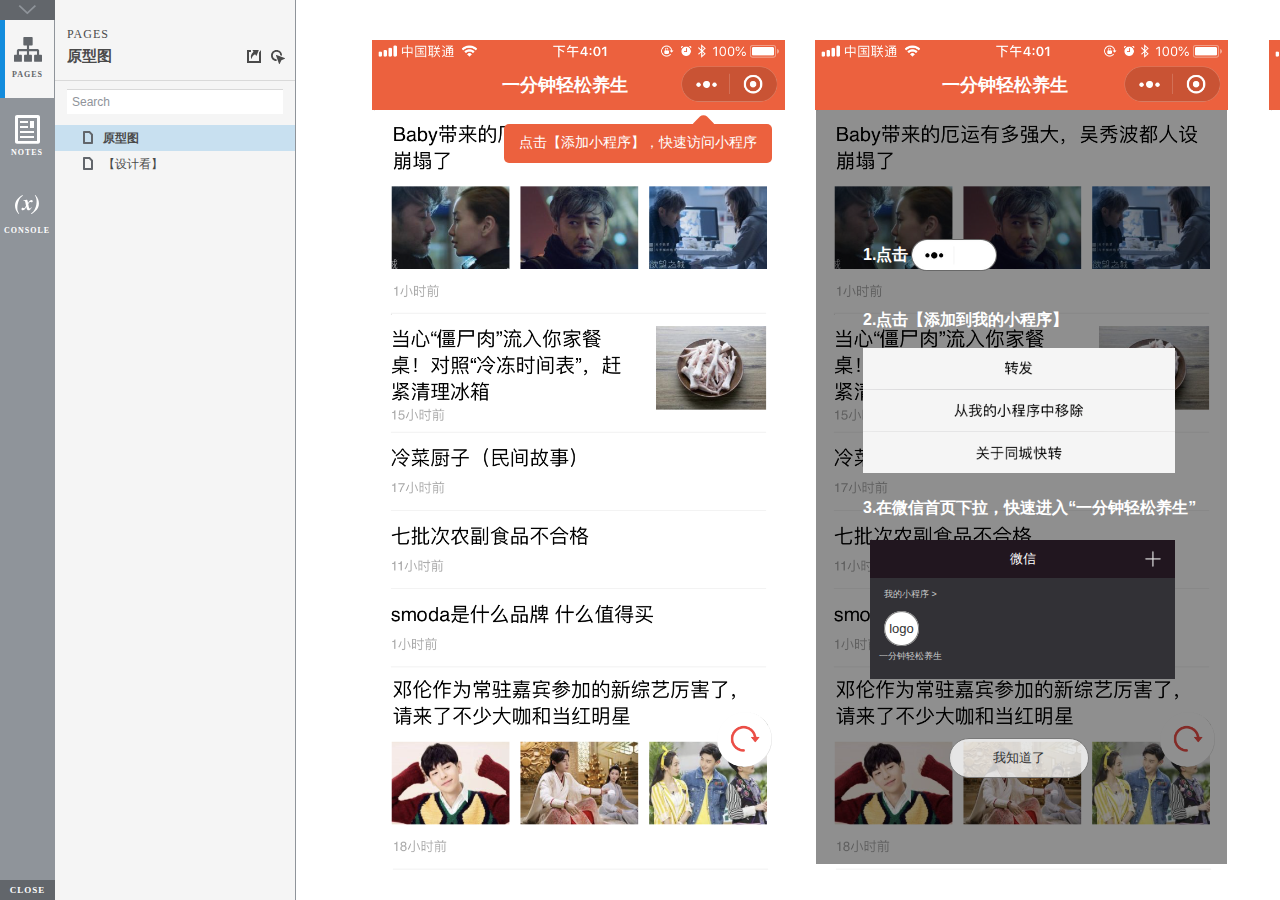
<file: resources/reload.html>
﻿<html>
	<head>
		<title></title>
	</head>
	<body>
	
	<script language="javascript">
	function getUrl() {
      var query = window.location.hash.substring(1);
      var vars = query.split("&&&");
      for (var i=0;i<vars.length;i++) {
        var url = vars[i];
        return decodeURI(url).replace("html%23","html#");
      } 
    }

    var rel = '../';
    var url = getUrl();
    if (url.indexOf(":") > 0 && url.indexOf(":") < 10) rel = '';
	self.location.href = rel + url;
	</script>
	
	</body>
</html>
</file>
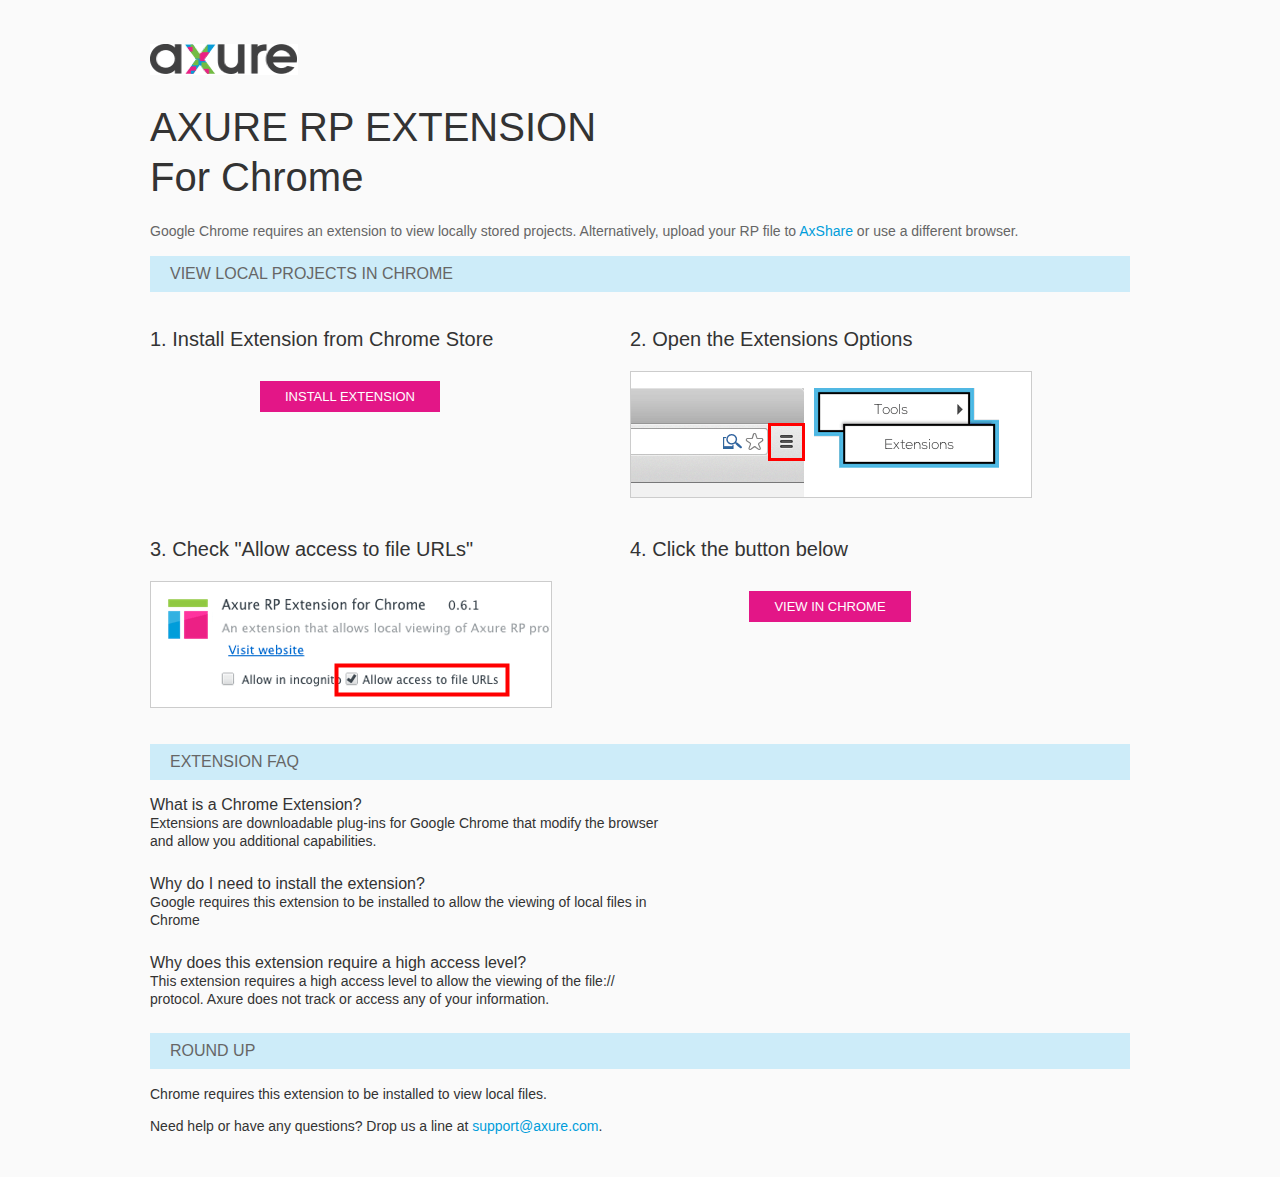
<file: resources/chrome/chrome.html>
<html>
<head>
    <title>Install the Axure RP Chrome Extension</title>
    <style type="text/css">
        *
        {
            font-family: Helvetica, Arial, sans-serif;
        }
        body
        {
            text-align: center;
            background-color: #fafafa;
        }
        p
        {
            font-size: 14px;
            line-height: 18px;
            color: #333333;
        }
        div.container
        {
            width: 980px;
            margin-left: auto;
            margin-right: auto;
            text-align: left;
        }
        a
        {
            text-decoration: none;
            color: #009dda;
        }
        .button
        {
            background: #E31687;
            font: normal 16px Arial, sans-serif;
            color: #FFFFFF;
            padding: 8px 25px 8px 25px;
            border: 0;
            display: inline-block;
            margin-top: 10px;
            text-transform: uppercase;
            font-size: 13px;
        }
        a:hover.button
        {
            opacity: .8;
        }
        div.left
        {
            width: 400px;
            float: left;
            margin-right: 80px;
        }
        div.right
        {
            width: 400px;
            float: left;
        }
        div.buttonContainer
        {
            text-align: center;
        }
        h1
        {
            font-size: 40px;
            color: #333333;
            line-height: 50px;
            margin-bottom: 20px;
            font-weight: normal;
        }
        h2
        {
            font-size: 38px;
            font-weight: normal;
            color: #08639C;
            text-align: center;
        }
        h3
        {
            font-size: 20px;
            color: #333333;
            font-weight: normal;
        }
        .heading
        {
            background-color: #cdecf9;
            height: 36px;
            line-height: 36px;
            padding-left: 20px;
            font-size: 16px;
            color: #666666;
        }
        span.faq
        {
            font-size: 16px;
            font-weight: normal;
            color: #333333;
            display: block;
        }
    </style>
</head>
<body>
    <div class="container">
        <br />
        <br />
        <img src="axure_logo.gif" alt="axure" />
        <br />
        <h1>
            AXURE RP EXTENSION<br />
            For Chrome</h1>
        <p style="font-size: 14px; color: #666666; margin-top: 10px;">
            Google Chrome requires an extension to view locally stored projects. Alternatively,
            upload your RP file to <a href="https://share.axure.com">AxShare</a> or use a different
            browser.</p>
        <h3 class="heading">
            VIEW LOCAL PROJECTS IN CHROME</h3>
        <div class="left">
            <h3>
                1. Install Extension from Chrome Store</h3>
            <div class="buttonContainer">
                <a class="button" href="https://chrome.google.com/webstore/detail/dogkpdfcklifaemcdfbildhcofnopogp"
                    target="_blank">Install Extension</a>
            </div>
        </div>
        <div class="right">
            <h3>
                2. Open the Extensions Options</h3>
            <img src="extensions_menu.gif" alt="extensions" />
        </div>
        <div style="clear: both; height: 20px;">
            &nbsp;</div>
        <div class="left">
            <h3>
                3. Check "Allow access to file URLs"</h3>
            <img src="allow_access.gif" alt="allow access" />
        </div>
        <div class="right">
            <h3>
                4. Click the button below</h3>
            <div class="buttonContainer">
                <a class="button" href="../../start.html">View in Chrome</a>
            </div>
        </div>
        <div style="clear: both; height: 20px;">
        </div>
        <h3 class="heading">
            EXTENSION FAQ</h3>
        <p>
            <span class="faq">What is a Chrome Extension?</span> Extensions are downloadable
            plug-ins for Google Chrome that modify the browser<br />
            and allow you additional capabilities.
        </p>
        <p style="margin-top: 25px;">
            <span class="faq">Why do I need to install the extension?</span> Google requires
            this extension to be installed to allow the viewing of local files in<br />
            Chrome
        </p>
        <p style="margin-top: 25px; margin-bottom: 25px;">
            <span class="faq">Why does this extension require a high access level?</span> This
            extension requires a high access level to allow the viewing of the file://<br />
            protocol. Axure does not track or access any of your information.
        </p>
        <h3 class="heading">
            ROUND UP</h3>
        <p>
            Chrome requires this extension to be installed to view local files.</p>
        <p>
            Need help or have any questions? Drop us a line at <a href="mailto:support@axure.com">
                support@axure.com</a>.
        </p>
        <div style="clear: both; height: 20px;">
        </div>
    </div>
</body>
</html>
</file>
<file: resources/css/default.css>
﻿body {
  font-family : Arial, Helvetica, Sans-Serif;
  background-color: #8f949a;
  overflow:hidden;
}
a {
  cursor: pointer;
}

input[type="radio"], input[type="checkbox"] {
    margin: 0px 9px 0px 0px;
    vertical-align: bottom;
}

input {
    -webkit-box-sizing: border-box;
    -moz-box-sizing: border-box;
    box-sizing: border-box;
}

#maximizePanelContainer {
  font-size: 4px;
  position:absolute;
  left: 0px;
  top: 0px;
  width: 55px;
  height: 20px;
  overflow: visible;
  z-index: 1000;
}
#maximizePanelOver {
    position: absolute;
    left: 0px;
    top: 0px;
    width: 55px;
    height: 20px;
}
.maximizePanel {
    position: absolute;
    left: 0px;
    top: 0px;
    width: 55px;
    height: 20px;
    background: #a2a2a2 url('../images/expand.png') no-repeat center center;
    background: url('../images/expand.svg') no-repeat center center, linear-gradient(rgba(200,200,200,.5),rgba(200,200,200,.5));
    cursor: pointer;
}

#interfaceControlFrameMinimizeContainer {
  position:absolute;
    top: 0px;
    left: 0px;
  font-size: 2px; /*for IE*/
  text-align: right;
  z-index: 100;
    height: 20px;
    width: 55px;
    background-color: #62666b;
}
#interfaceControlFrameMinimizeContainer a {
    display: inline-block;
    width: 55px;
    height: 20px;
    font-size: 2px;
    background: url('../images/close.png') no-repeat center center;
    background: url('../images/close.svg') no-repeat center center, linear-gradient(transparent,transparent);
    text-decoration: none;
}

.hashover #interfaceControlFrameMinimizeContainer a:hover {
    background: url('../images/close_hover.png') no-repeat center center;
    background: url('../images/close_hover.svg') no-repeat center center, linear-gradient(transparent,transparent);
}

#interfaceControlFrame {
    margin: 0px 0px 0px 55px;
}

#interfaceControlFrameCloseContainer {
    /*display: none;*/
    position:absolute;
    bottom: 0px;
    left: 0px;
    font-size: 9px;
    font-family: 'Trebuchet MS';
    font-weight: bold;
    letter-spacing: 1px;
    z-index: 100;
    width: 55px;
    background-color: #62666b;
    text-align: center;  
}
#interfaceControlFrameCloseContainer a {
    display: inline-block;
    width: 55px;
    color: #ffffff;
    padding: 5px 0px;
}

#interfaceControlFrameHeader li a {
    display: block;
    width: 54px;
    height: 78px;
    text-align: center;
    padding-top: 50px;
    outline: none;
    margin-right: 1px;
    text-decoration: none;
    color: #ffffff;
    white-space: nowrap;
    background-color: transparent;
    background-repeat: no-repeat;
    background-position: 50% 17px;
    box-sizing: border-box;
    -moz-box-sizing: border-box;
    -webkit-box-sizing: border-box;
    border-left: 4px solid transparent;
    border-right: 4px solid transparent;
}

.hashover #interfaceControlFrameHeader li a:hover {
    background-color: transparent;
    background-repeat: no-repeat;
    background-position: 50% 17px;
    color: #c2c2c2;
}

#interfaceControlFrameHeader li a.selected, #interfaceControlFrameHeader li a.selected:hover {
    background-color: #f5f5f5;
    background-repeat: no-repeat;
    background-position: 50% 17px;
    color: #62666b;
    border-left: 5px solid #138CDD;
}

#interfaceControlFrameHeaderContainer {
    float: left;
    overflow: visible;
    width: 55px;
    margin-left: -55px;
    margin-top: 20px;
}

#interfaceControlFrameHeader {
    position: relative;
    list-style: none;
    font-size: 8px;
    z-index: 50;
    font-family: 'Trebuchet MS';
    font-weight: bold;
    letter-spacing: 1px;
}

#interfaceControlFrameContainer {
    float: right;
    background-color: #f5f5f5;
    overflow: hidden;
    width: 100%;
}

#interfaceControlFrameLogoContainer {
  background-color: White;
  padding: 20px 10px 10px 10px;
  overflow: hidden;
}

#interfaceControlFrameLogoImageContainer {
  text-align: center;
}

#interfaceControlFrameLogoCaptionContainer {
  text-align: center;
  margin: 5px 10px 0px 10px;
  font-size: 12px;
  color: #4a4a4a;
}

#logoImage {
    width: 100%;
}

.emptyStateContainer {
    text-align: center;
    padding: 0px 10px;
    margin-top: 32px
}

.emptyStateTitle {
    margin: 0px 0px 9px 0px;
    font-weight: bold;
}

.emptyStateContent {
    line-height: 16px;
}

.dottedDivider {
    height: 2px;
    margin: 15px 0px 15px 0px;
    background: url('../images/divider.png') no-repeat center center;
    background: url('../images/divider.svg') no-repeat center center, linear-gradient(transparent,transparent);
}

.nondottedDivider {
    height: 2px;
    margin: 9px 0px 9px 0px;
}
</file>
<file: plugins/sitemap/styles/sitemap.css>
﻿
#sitemapHost {
    font-size: 12px;
    color:#4a4a4a;
    height: 100%;
}

#sitemapHostBtn a {
    background: url('images/sitemap_on.png');
    background: url('images/sitemap_on.svg'),linear-gradient(transparent, transparent);
}

.hashover #sitemapHostBtn a:hover {
    background: url('images/sitemap_hover.png');
    background: url('images/sitemap_hover.svg'),linear-gradient(transparent, transparent);
}

#sitemapHostBtn a.selected, #sitemapHostBtn a.selected:hover {
    background: url('images/sitemap_off.png');
    background: url('images/sitemap_off.svg'),linear-gradient(transparent, transparent);
}

#sitemapHost .pageButtonHeader {
    top: -27px;
}

#sitemapTreeContainer {
    overflow: auto;
    width: 100%;
    height: 100%;
    -webkit-overflow-scrolling: touch;
}

.sitemapTree {
    margin: 0px 0px 10px 0px;
    overflow:visible;
}

.sitemapTree ul {
    list-style-type: none;
    margin: 0px 0px 0px 0px;
    padding-left: 0px;
}

.sitemapPlusMinusLink 
{
}

.sitemapMinus 
{
	vertical-align:middle;
    background: url('images/minus.gif');
    background-repeat: no-repeat;
	margin-right: 3px;	
	margin-bottom: 1px;
    height:9px;
    width:9px;
    display:inline-block;
}

.sitemapPlus 
{
	vertical-align:middle;
    background: url('images/plus.gif');
    background-repeat: no-repeat;
	margin-right: 3px;	
	margin-bottom: 1px;
	height:9px;
    width:9px;
    display:inline-block;
}

.sitemapPageLink 
{
    margin-left: 0px;
}

.sitemapPageIcon 
{
	margin: 0px 0px -3px 4px;
    width: 16px;
    height: 16px;
    display: inline-block;
    background: url('images/page.png') no-repeat center center;
    background: url('images/page.svg') no-repeat center center, linear-gradient(transparent,transparent);
}

.sitemapFlowIcon
{
    background: url('images/flow.png') no-repeat center center;
    background: url('images/flow.svg') no-repeat center center, linear-gradient(transparent,transparent);
}

.sitemapFolderIcon
{
    background: url('images/folder_closed.png') no-repeat center center;
    background: url('images/folder_closed.svg') no-repeat center center, linear-gradient(transparent,transparent);
}

.sitemapFolderOpenIcon
{
    background: url('images/folder_open.png') no-repeat center center;
    background: url('images/folder_open.svg') no-repeat center center, linear-gradient(transparent,transparent);
}

.sitemapPageName 
{
    margin-left: 7px;
}

.sitemapNode 
{
    /*margin:4px 0px 4px 0px;*/
    white-space:nowrap;
}

.sitemapPageLinkContainer {
    /*display: inline-block;*/
    margin-left: 0px;
    padding: 4px 0px 4px 0px;
}
/*
.sitemapNode div
{
	padding-top: 1px; 
	padding-bottom: 3px;
    padding-left: 20px;
	height: 14px;
}
*/

.sitemapExpandableNode 
{
	margin-left: 0px;
}

.sitemapHighlight 
{
    /*display: inline-block;*/
	background-color : #C8E0F0;
    font-weight: bold;
}

.sitemapGreyedName
{
	color: #AAA;
}


.pluginNameHeader
{
    font-family: 'Trebuchet MS';
	font-size: 12px;
    letter-spacing: 1px;
	/*font-weight: bold;*/
	white-space: nowrap;
    margin-bottom: 5px;
}

.pageNameHeader
{
    font-family: 'Trebuchet MS';
    /*display: inline-block;*/
    /*float: left;*/
	font-size: 15px;
	font-weight: bold;
	/*height: 23px;*/
    padding-right: 77px;
	white-space: nowrap;
    overflow: hidden;
    text-overflow: ellipsis;
}

.pageButtonHeader
{
    float: right;
    position: relative;
    /*width: 72px;*/
	height: 24px;
    top: -22px;
    margin-bottom: -24px;
}

.sitemapHeader
{
    padding-top: 27px;
    border-bottom: 1px solid #d9d9d9;
    min-width: 110px;
}

.sitemapToolbar {
    margin: 0px 5px 14px 12px;
}

.sitemapToolbarButton
{
    float: left;
    width: 22px;
    height: 22px;
    border: 1px solid transparent;
}

#linksButton {
    background: url('images/share.png') no-repeat center center;
    background: url('images/share.svg') no-repeat center center, linear-gradient(transparent,transparent);
}

#linksButton:hover {
    background: url('images/share_hover.png') no-repeat center center;
    background: url('images/share_hover.svg') no-repeat center center, linear-gradient(transparent,transparent);
}

#linksButton.sitemapToolbarButtonSelected, .hashover #linksButton.sitemapToolbarButtonSelected:hover {
    background: url('images/share_on.png') no-repeat center center;
    background: url('images/share_on.svg') no-repeat center center, linear-gradient(transparent,transparent);
}

#adaptiveButton {
    background: url('images/views.png') no-repeat center center;
    background: url('images/views.svg') no-repeat center center, linear-gradient(transparent,transparent);
}

#adaptiveButton:hover {
    background: url('images/views_hover.png') no-repeat center center;
    background: url('images/views_hover.svg') no-repeat center center, linear-gradient(transparent,transparent);
}

#adaptiveButton.sitemapToolbarButtonSelected, #adaptiveButton.sitemapToolbarButtonSelected:hover {
    background: url('images/views_on.png') no-repeat center center;
    background: url('images/views_on.svg') no-repeat center center, linear-gradient(transparent,transparent);
}

#highlightInteractiveButton {
    background: url('images/hotspots.png') no-repeat center center;
    background: url('images/hotspots.svg') no-repeat center center, linear-gradient(transparent,transparent);
    margin-top: 1px;
}

#highlightInteractiveButton:hover {
    background: url('images/hotspots_hover.png') no-repeat center center;
    background: url('images/hotspots_hover.svg') no-repeat center center, linear-gradient(transparent,transparent);
}

#highlightInteractiveButton.sitemapToolbarButtonSelected, #highlightInteractiveButton.sitemapToolbarButtonSelected:hover {
    background: url('images/hotspots_on.png') no-repeat center center;
    background: url('images/hotspots_on.svg') no-repeat center center, linear-gradient(transparent,transparent);
}

/*#variablesButton {
    background: url('images/229_variables_16.png') no-repeat center center;
}*/

#searchButton {
    background: url('images/232_search_16.png') no-repeat center center;
}

.sitemapLinkContainer
{
	margin-top: 8px;
	padding-right: 5px;
	/*font-size: 12px;*/
}

.sitemapLinkField 
{
	width: 100%;
	font-size: 12px;
	margin-top: 3px;
    padding: 5px;
}

.sitemapRadioSelected {
    font-weight: bold;
}

.sitemapOptionContainer
{
	margin-top: 8px;
	padding-right: 5px;
	/*font-size: 12px;*/
}

#sitemapOptionsDiv
{
	margin-top: 10px;
	/*margin-left: 16px;*/
}

#viewSelectDiv
{
    padding: 2px 0px 0px 0px;
	/*margin-left: 5px;*/
}

#viewSelect
{
	width: 70%;
}

.sitemapUrlOption
{
	padding-bottom: 8px;
}

.optionLabel
{
	font-size: 12px;
}

.sitemapPopupContainer
{
    display: none;
    position: absolute;
	background-color: #F4F4F4;
	border: 1px solid #B9B9B9;
	padding: 5px 5px 5px 5px;
	margin: 5px 0px 0px 5px;
    z-index: 1;
}

#sitemapLinksContainer {
    border-top: 1px solid #d9d9d9;
    padding: 10px;
    margin-left: 0px;
    /*line-height: 18px;*/
}

#adaptiveViewsContainer {
    border-top: 1px solid #d9d9d9;
    padding: 10px;
    margin-left: 0px;
    line-height: 18px;
}

.adaptiveViewOption
{
	padding: 2px;
}

.adaptiveViewOption:hover
{ 
	background-color: rgb(204,235,248);
	cursor: pointer;
}

.currentAdaptiveView {
    font-weight: bold;
}

.adaptiveCheckboxDiv {
	height: 15px;
	width: 15px;
	float: left;
}

.checkedAdaptive {
	background: url('images/adaptivecheck.png') no-repeat center center;
}

/*#variablesContainer 
{
	max-height: 350px;
	overflow: auto;
}*/

/*#variablesClearLink 
{
	color: #069;
	left: 5px;
}*/

#searchDiv {
    padding: 8px 12px 11px 12px;
}

#searchBox {
    width: 100%;
    border: none;
    border-top: 1px solid #d9d9d9;
    /*border-bottom: 1px solid #d9d9d9;*/
    padding: 5px;
    font-size: 12px;
}

.searchBoxHint 
{
	color: #8f949a;
	/*font-style: italic;*/
}

#sitemapLinksPageName
{
	font-weight: bold;
}

#sitemapOptionsHeader
{
	font-weight: bold;
}
</file>
<file: plugins/page_notes/styles/page_notes.css>
﻿#pageNotesHost {
    font-size: 12px;
    color:#4a4a4a;
    height: 100%;
}

#pageNotesHostBtn a {
    background: url('images/notes_on.png');
    background: url('images/notes_on.svg'),linear-gradient(transparent, transparent);
}

.hashover #pageNotesHostBtn a:hover {
    background: url('images/notes_hover.png');
    background: url('images/notes_hover.svg'),linear-gradient(transparent, transparent);
}

#pageNotesHostBtn a.selected, #pageNotesHostBtn a.selected:hover {
    background: url('images/notes_off.png');
    background: url('images/notes_off.svg'),linear-gradient(transparent, transparent);
}

#footnotesButton {
    background: url('images/footnotes.png') no-repeat center center;
    background: url('images/footnotes.svg') no-repeat center center,linear-gradient(transparent, transparent);
}

#footnotesButton:hover {
    background: url('images/footnotes_hover.png') no-repeat center center;
    background: url('images/footnotes_hover.svg') no-repeat center center,linear-gradient(transparent, transparent);
}

#footnotesButton.sitemapToolbarButtonSelected, #footnotesButton.sitemapToolbarButtonSelected:hover {
    background: url('images/footnotes_on.png') no-repeat center center;
    background: url('images/footnotes_on.svg') no-repeat center center,linear-gradient(transparent, transparent);
}

.nextPageButton {
    background: url('images/forward.png') no-repeat center center;
    background: url('images/forward.svg') no-repeat center center,linear-gradient(transparent, transparent);    
}

.nextPageButton:hover {
    background: url('images/forward_hover.png') no-repeat center center;
    background: url('images/forward_hover.svg') no-repeat center center,linear-gradient(transparent, transparent);    
}

.prevPageButton {
    background: url('images/back.png') no-repeat center center;
    background: url('images/back.svg') no-repeat center center,linear-gradient(transparent, transparent);    
}

.prevPageButton:hover {
    background: url('images/back_hover.png') no-repeat center center;
    background: url('images/back_hover.svg') no-repeat center center,linear-gradient(transparent, transparent);    
}

#pageNotesScrollContainer 
{
    overflow: auto;
    width: 100%;
    /*height: 100%;*/
    -webkit-overflow-scrolling: touch;
}    

#pageNotesContainer 
{
    /*padding: 10px 10px 10px 12px;*/
}

#pageNotesContent 
{
	overflow: visible;
}

.pageNoteContainer 
{
    padding: 10px;
}

.pageNoteName 
{
    font-family: 'Trebuchet MS';
	font-size: 14px;
    font-weight: bold;
	margin-bottom: 5px;
	/*text-decoration: underline;*/
	white-space: nowrap;
}

.pageNote 
{
    line-height: 21px;
	/*margin-bottom: 20px;*/
}

.widgetNoteContainer {
    padding: 10px;
    border-bottom: 1px solid transparent;
    border-top: 1px solid transparent;
    cursor: pointer;
}

.widgetNoteContainerSelected {
    background-color: white;
    border-bottom: 1px solid #c2c2c2;
    border-top: 1px solid #c2c2c2;
}

/*.widgetNoteContainer:hover {
    background-color: white;
    //border-bottom: 1px solid #c2c2c2;
    //border-top: 1px solid #c2c2c2;
}*/

.widgetNoteFootnote {
    display: inline-block;
    /*vertical-align: top;
    margin: 2px 5px 10px 0px;
    padding: 1px 6px;
    font-size: 10px;
    color: #ffffff;
    background-color: #0a6cd6;*/
    width: 13px;
    height: 12px;
    padding-top: 1px;
    text-align: center;
    background-color: #138CDD;
    /*-moz-box-shadow: 1px 1px 3px #aaa;
    -webkit-box-shadow: 1px 1px 3px #aaa;
    box-shadow: 1px 1px 3px #aaa;*/
    font-size: 0px;
    margin-right: 8px;
}

div.annnoteline {
    display: inline-block;
    width: 9px;
    height: 1px;
    border-bottom: 1px solid white;
    margin-top: 1px;
}

.widgetNoteLabel {
    display: inline-block;
    vertical-align: top;
    font-family: 'Trebuchet MS';
	font-size: 14px;
    font-weight: bold;
	margin-bottom: 5px;    
}

.noteLink {
    text-decoration: inherit;
    color: inherit;
}

.noteLink:hover {
    background-color: white;
}
</file>
<file: plugins/debug/styles/debug.css>
﻿#debugHost {
    font-size: 12px;
    color:#4a4a4a;
    height: 100%;
}

#debugHostBtn a {
    background: url('images/variables_on.png');
    background: url('images/variables_on.svg'),linear-gradient(transparent, transparent);
}

.hashover #debugHostBtn a:hover {
    background: url('images/variables_hover.png');
    background: url('images/variables_hover.svg'),linear-gradient(transparent, transparent);
}

#debugHostBtn a.selected, #debugHostBtn a.selected:hover {
    background: url('images/variables_off.png');
    background: url('images/variables_off.svg'),linear-gradient(transparent, transparent);
}

#debugHeader .pageNameHeader {
    padding-right: 0px;
}

#variablesClearLink {
    display: inline-block;
    margin-bottom: 15px;
}

#variablesClearLink:hover {
    color: #0a6cd6;
}

#traceClearLink {
    display: inline-block;
    margin-bottom: 15px;
}

#traceClearLink:hover {
    color: #0a6cd6;
}

#debugScrollContainer 
{
    overflow: auto;
    width: 100%;
    height: 100%;
    -webkit-overflow-scrolling: touch;
}

#debugContainer {
        padding: 10px 10px 10px 10px;
}

.variableName
{
	font-weight: bold;
}

.variableDiv
{
    margin-bottom: 20px;
    line-height: 16px;

}

#variablesContainer {
    padding-bottom: 5px;
    /*overflow: auto;*/
}

#traceContainer {
    padding-top: 15px;
    /*padding: 0px 10px 10px 10px;*/
}

.debugToolbarButton 
{
	font-size: 1em;
	color: #069;
}

.axEventBlock {
    display: inline-block;
    width: 100%;
    margin: 5px 0px 5px 0px;
    line-height: 21px;
}

/*a.axEventBlock:hover {
    background-color: #069;
    color: white;
}*/

.axTime {
    margin: 0px 0px 0px 0px;
    font-size: 11px;
    color: #b1b3b5;
}

.axLabel {
    margin: 0px 0px 5px 0px;
    font-family: 'Trebuchet MS';
    font-size: 14px;
    font-weight: bold;
}

.lastAxEvent {
    margin-bottom: 10px;
    border-bottom: 1px solid #c2c2c2;
    padding-bottom: 10px;
}

.axEvent {
    margin: 0px 0px 5px 0px;
    font-weight: bold;
}

.axCase {
    margin: 0px 0px 5px 8px;
    font-style: italic;
}

.axAction {
    margin: 0px 0px 5px 13px;
}

#traceEmptyState.emptyStateContainer {
    margin-top: 0px;
}

.debugLinksContainer {
    text-align: right;
}
</file>
<file: plugins/recordplay/styles/recordplay.css>
﻿#recordPlayHost {
    font-size: 12px;
    color:#333;
    height: 100%;
}


#recordPlayContainer 
{
    overflow: auto;
    width: 100%;
    height: 100%;
    padding: 10px 10px 10px 10px;
}

#recordPlayToolbar 
{
	margin: 5px 5px 5px 5px;
    height: 22px;
}

#recordPlayToolbar .recordPlayButton
{
    float: left;
    width: 22px;
    height: 22px;
    border: 1px solid transparent;
}

#recordPlayToolbar .recordPlayButton:hover
{
    border: 1px solid rgb(0,157,217);
    background-color : rgb(166,221,242);
}

#recordPlayToolbar .recordPlayButton:active
{
    border: 1px solid rgb(0,157,217);
    background-color : rgb(204,235,248);
}

#recordPlayToolbar .recordPlayButtonSelected {
    border: 1px solid rgb(0,157,217);
    background-color : rgb(204,235,248);    
}

#recordButton {
    background: url('../../sitemap/styles/images/233_hyperlink_16.png') no-repeat center center;
}

#playButton {
    background: url('../../sitemap/styles/images/225_responsive_16.png') no-repeat center center;
}

#stopButton {
    background: url('../../sitemap/styles/images/228_togglenotes_16.png') no-repeat center center;
}

#deleteButton {
    background: url('../../sitemap/styles/images/231_event_16.png') no-repeat center center;
}

#recordNameHeader
{
    /* yeah??*/
	font-size: 13px;
	font-weight: bold;
	height: 23px;
	white-space: nowrap;
}

#recordPlayContent 
{
    /* yeah??*/
	overflow: visible;
}

.recordPlayName 
{
	font-size: 12px;
	margin-bottom: 5px;
	text-decoration: underline;
	white-space: nowrap;
}

.recordPlay 
{
	margin-bottom: 10px;
}
</file>
<file: resources/css/axure_rp_page.css>
﻿/* so the window resize fires within a frame in IE7 */
html, body {
    height: 100%;
}

a {
    color: inherit;
}

p {
    margin: 0px;
    text-rendering: optimizeLegibility;
    font-feature-settings: "kern" 1;
    -webkit-font-feature-settings: "kern";
    -moz-font-feature-settings: "kern";
    -moz-font-feature-settings: "kern=1";
    font-kerning: normal;
}

iframe {
    background: #FFFFFF;
}

/* to match IE with C, FF */
input {
    padding: 1px 0px 1px 0px;
    box-sizing: border-box;
    -moz-box-sizing: border-box;
}

textarea {
    margin: 0px;
    box-sizing: border-box;
    -moz-box-sizing: border-box;
}

div.intcases {
    font-family: arial; 
    font-size: 12px;
    text-align:left; 
    border:1px solid #AAA; 
    background:#FFF none repeat scroll 0% 0%; 
    z-index:9999; 
    visibility:hidden; 
    position:absolute;
    padding: 0px;
    border-radius: 3px;
    white-space: nowrap;
}

div.intcaselink {
    cursor: pointer;
    padding: 3px 8px 3px 8px;
    margin: 5px;
    background:#EEE none repeat scroll 0% 0%; 
    border:1px solid #AAA;
    border-radius: 3px;
}

div.refpageimage {
    position: absolute;
    left: 0px;
    top: 0px;
    font-size: 0px;
    width: 16px;
    height: 16px;
    cursor: pointer;
    background-image: url(images/newwindow.gif);
    background-repeat: no-repeat;
}

div.annnoteimage {
    position: absolute;
    left: 0px;
    top: 0px;
    font-size: 0px;
    /*width: 16px;
    height: 12px;*/
    cursor: help;
    /*background-image: url(images/note.gif);*/
    /*background-repeat: no-repeat;*/
    width: 13px;
    height: 12px;
    padding-top: 1px;
    text-align: center;
    background-color: #138CDD;
    -moz-box-shadow: 1px 1px 3px #aaa;
    -webkit-box-shadow: 1px 1px 3px #aaa;
    box-shadow: 1px 1px 3px #aaa;
}

div.annnoteline {
    display: inline-block;
    width: 9px;
    height: 1px;
    border-bottom: 1px solid white;
    margin-top: 1px;
}

div.annnotelabel {
    position: absolute;
    left: 0px;
    top: 0px;
    font-family: Helvetica,Arial;
    font-size: 10px;
    /*border: 1px solid rgb(166,221,242);*/
    cursor: help;
    /*background:rgb(0,157,217) none repeat scroll 0% 0%;*/ 
    padding: 1px 3px 1px 3px;
    white-space: nowrap;
    color: white;
    
    background-color: #138CDD;
    -moz-box-shadow: 1px 1px 3px #aaa;
    -webkit-box-shadow: 1px 1px 3px #aaa;
    box-shadow: 1px 1px 3px #aaa;
}

.annotation {
    font-size: 12px;
    padding-left: 2px;
    margin-bottom: 5px;
}

.annotationName {
    /*font-size: 13px;
    font-weight: bold;
    margin-bottom: 3px;
    white-space: nowrap;*/

    font-family: 'Trebuchet MS';
    font-size: 14px;
    font-weight: bold;
    margin-bottom: 5px;
    white-space: nowrap;
}

.annotationValue {
    font-family: Arial, Helvetica, Sans-Serif;
    font-size: 12px;
    color: #4a4a4a;
    line-height: 21px;
    margin-bottom: 20px;
}

.noteLink {
    text-decoration: inherit;
    color: inherit;
}

.noteLink:hover {
    background-color: white;
}

/* this is a fix for the issue where dialogs jump around and takes the text-align from the body */
.dialogFix {
    position:absolute;
    text-align:left;
    border: 1px solid #8f949a;
}


@keyframes pulsate {
  from {
    box-shadow: 0 0 10px #15d6ba;
  }
  to {
    box-shadow: 0 0 20px #15d6ba;
  }
}

@-webkit-keyframes pulsate {
  from {
    -webkit-box-shadow: 0 0 10px #15d6ba;
    box-shadow: 0 0 10px #15d6ba;
  }
  to {
    -webkit-box-shadow: 0 0 20px #15d6ba;
    box-shadow: 0 0 20px #15d6ba;
  }
}
 
@-moz-keyframes pulsate {
  from {
    -moz-box-shadow: 0 0 10px #15d6ba;
    box-shadow: 0 0 10px #15d6ba;
  }
  to {
    -moz-box-shadow: 0 0 20px #15d6ba;
    box-shadow: 0 0 20px #15d6ba;
  }
}

.legacyPulsateBorder {
    /*border: 5px solid #15d6ba;
    margin: -5px;*/
    -moz-box-shadow: 0 0 10px 3px #15d6ba;
    box-shadow: 0 0 10px 3px #15d6ba;
}

.pulsateBorder {
  animation-name: pulsate;
  animation-timing-function: ease-in-out;
  animation-duration: 0.9s;
  animation-iteration-count: infinite;
  animation-direction: alternate;
  
  -webkit-animation-name: pulsate;
  -webkit-animation-timing-function: ease-in-out;
  -webkit-animation-duration: 0.9s;
  -webkit-animation-iteration-count: infinite;
  -webkit-animation-direction: alternate;

  -moz-animation-name: pulsate;
  -moz-animation-timing-function: ease-in-out;
  -moz-animation-duration: 0.9s;
  -moz-animation-iteration-count: infinite;
  -moz-animation-direction: alternate;
}

.ax_default_hidden, .ax_default_unplaced{
    display: none;
    visibility: hidden;
}

.widgetNoteSelected {
    -moz-box-shadow: 0 0 10px 3px #138CDD;
    box-shadow: 0 0 10px 3px #138CDD;
    /*-moz-box-shadow: 0 0 20px #3915d6;
    box-shadow: 0 0 20px #3915d6;*/
    /*border: 3px solid #3915d6;*/
    /*margin: -3px;*/
}


.singleImg {
    display: none;
    visibility: hidden;
}
</file>
<file: data/styles.css>
﻿.ax_default {
  font-family:'Arial Normal', 'Arial';
  font-weight:400;
  font-style:normal;
  font-size:13px;
  color:#333333;
  text-align:center;
  line-height:normal;
}
.box_1 {
}
.box_2 {
}
.box_3 {
}
.ellipse {
}
._图片 {
}
.button {
}
.primary_button {
  color:#FFFFFF;
}
._一级标题 {
  font-family:'Arial Normal', 'Arial';
  font-weight:bold;
  font-style:normal;
  font-size:32px;
  text-align:left;
}
._二级标题 {
  font-family:'Arial Normal', 'Arial';
  font-weight:bold;
  font-style:normal;
  font-size:24px;
  text-align:left;
}
._三级标题 {
  font-family:'Arial Normal', 'Arial';
  font-weight:bold;
  font-style:normal;
  font-size:18px;
  text-align:left;
}
._四级标题 {
  font-family:'Arial Normal', 'Arial';
  font-weight:bold;
  font-style:normal;
  font-size:14px;
  text-align:left;
}
._五级标题 {
  font-family:'Arial Normal', 'Arial';
  font-weight:bold;
  font-style:normal;
  text-align:left;
}
._六级标题 {
  font-family:'Arial Normal', 'Arial';
  font-weight:bold;
  font-style:normal;
  font-size:10px;
  text-align:left;
}
.label {
  font-size:14px;
  text-align:left;
}
._文本段落 {
  text-align:left;
}
.sticky_1 {
  text-align:left;
}
</file>
<file: files/【设计看】/styles.css>
﻿body {
  margin:0px;
  background-image:none;
  position:static;
  left:auto;
  width:1610px;
  margin-left:0;
  margin-right:0;
  text-align:left;
}
#base {
  position:absolute;
  z-index:0;
}
#u97_img {
  border-width:0px;
  position:absolute;
  left:0px;
  top:0px;
  width:339px;
  height:58px;
}
#u97 {
  border-width:0px;
  position:absolute;
  left:440px;
  top:302px;
  width:339px;
  height:58px;
}
#u98 {
  border-width:0px;
  position:absolute;
  left:2px;
  top:21px;
  width:335px;
  visibility:hidden;
  word-wrap:break-word;
}
#u99_img {
  border-width:0px;
  position:absolute;
  left:0px;
  top:0px;
  width:339px;
  height:169px;
}
#u99 {
  border-width:0px;
  position:absolute;
  left:442px;
  top:360px;
  width:339px;
  height:169px;
}
#u100 {
  border-width:0px;
  position:absolute;
  left:2px;
  top:76px;
  width:335px;
  visibility:hidden;
  word-wrap:break-word;
}
#u101_img {
  border-width:0px;
  position:absolute;
  left:0px;
  top:0px;
  width:339px;
  height:168px;
}
#u101 {
  border-width:0px;
  position:absolute;
  left:442px;
  top:816px;
  width:339px;
  height:168px;
}
#u102 {
  border-width:0px;
  position:absolute;
  left:2px;
  top:76px;
  width:335px;
  visibility:hidden;
  word-wrap:break-word;
}
#u103_img {
  border-width:0px;
  position:absolute;
  left:0px;
  top:0px;
  width:45px;
  height:45px;
}
#u103 {
  border-width:0px;
  position:absolute;
  left:724px;
  top:820px;
  width:45px;
  height:45px;
}
#u104 {
  border-width:0px;
  position:absolute;
  left:2px;
  top:14px;
  width:41px;
  visibility:hidden;
  word-wrap:break-word;
}
#u105_img {
  border-width:0px;
  position:absolute;
  left:0px;
  top:0px;
  width:339px;
  height:293px;
}
#u105 {
  border-width:0px;
  position:absolute;
  left:440px;
  top:526px;
  width:339px;
  height:293px;
}
#u106 {
  border-width:0px;
  position:absolute;
  left:2px;
  top:138px;
  width:335px;
  visibility:hidden;
  word-wrap:break-word;
}
#u107_div {
  border-width:0px;
  position:absolute;
  left:0px;
  top:0px;
  width:338px;
  height:620px;
  background:inherit;
  background-color:rgba(0, 0, 0, 0.43921568627451);
  border:none;
  border-radius:0px;
  -moz-box-shadow:none;
  -webkit-box-shadow:none;
  box-shadow:none;
}
#u107 {
  border-width:0px;
  position:absolute;
  left:441px;
  top:360px;
  width:338px;
  height:620px;
}
#u108 {
  border-width:0px;
  position:absolute;
  left:2px;
  top:302px;
  width:334px;
  visibility:hidden;
  word-wrap:break-word;
}
#u109_div {
  border-width:0px;
  position:absolute;
  left:0px;
  top:0px;
  width:38px;
  height:16px;
  background:inherit;
  background-color:rgba(255, 255, 255, 0);
  border:none;
  border-radius:0px;
  -moz-box-shadow:none;
  -webkit-box-shadow:none;
  box-shadow:none;
  font-family:'Arial Narrow Bold', 'Arial Narrow', 'Arial';
  font-weight:700;
  font-style:normal;
  color:#FFFFFF;
}
#u109 {
  border-width:0px;
  position:absolute;
  left:480px;
  top:436px;
  width:38px;
  height:16px;
  font-family:'Arial Narrow Bold', 'Arial Narrow', 'Arial';
  font-weight:700;
  font-style:normal;
  color:#FFFFFF;
}
#u110 {
  border-width:0px;
  position:absolute;
  left:0px;
  top:0px;
  width:38px;
  white-space:nowrap;
}
#u111_img {
  border-width:0px;
  position:absolute;
  left:0px;
  top:0px;
  width:71px;
  height:26px;
}
#u111 {
  border-width:0px;
  position:absolute;
  left:519px;
  top:431px;
  width:71px;
  height:26px;
}
#u112 {
  border-width:0px;
  position:absolute;
  left:2px;
  top:5px;
  width:67px;
  visibility:hidden;
  word-wrap:break-word;
}
#u113_div {
  border-width:0px;
  position:absolute;
  left:0px;
  top:0px;
  width:178px;
  height:16px;
  background:inherit;
  background-color:rgba(255, 255, 255, 0);
  border:none;
  border-radius:0px;
  -moz-box-shadow:none;
  -webkit-box-shadow:none;
  box-shadow:none;
  font-family:'Arial Narrow Bold', 'Arial Narrow', 'Arial';
  font-weight:700;
  font-style:normal;
  color:#FFFFFF;
}
#u113 {
  border-width:0px;
  position:absolute;
  left:480px;
  top:489px;
  width:178px;
  height:16px;
  font-family:'Arial Narrow Bold', 'Arial Narrow', 'Arial';
  font-weight:700;
  font-style:normal;
  color:#FFFFFF;
}
#u114 {
  border-width:0px;
  position:absolute;
  left:0px;
  top:0px;
  width:178px;
  white-space:nowrap;
}
#u115_img {
  border-width:0px;
  position:absolute;
  left:0px;
  top:0px;
  width:256px;
  height:103px;
}
#u115 {
  border-width:0px;
  position:absolute;
  left:480px;
  top:521px;
  width:256px;
  height:103px;
}
#u116 {
  border-width:0px;
  position:absolute;
  left:2px;
  top:44px;
  width:252px;
  visibility:hidden;
  word-wrap:break-word;
}
#u117_div {
  border-width:0px;
  position:absolute;
  left:0px;
  top:0px;
  width:280px;
  height:16px;
  background:inherit;
  background-color:rgba(255, 255, 255, 0);
  border:none;
  border-radius:0px;
  -moz-box-shadow:none;
  -webkit-box-shadow:none;
  box-shadow:none;
  font-family:'Arial Narrow Bold', 'Arial Narrow', 'Arial';
  font-weight:700;
  font-style:normal;
  color:#FFFFFF;
}
#u117 {
  border-width:0px;
  position:absolute;
  left:480px;
  top:644px;
  width:280px;
  height:16px;
  font-family:'Arial Narrow Bold', 'Arial Narrow', 'Arial';
  font-weight:700;
  font-style:normal;
  color:#FFFFFF;
}
#u118 {
  border-width:0px;
  position:absolute;
  left:0px;
  top:0px;
  width:280px;
  white-space:nowrap;
}
#u119 {
  border-width:0px;
  position:absolute;
  left:0px;
  top:0px;
  width:0px;
  height:0px;
}
#u120_div {
  border-width:0px;
  position:absolute;
  left:0px;
  top:0px;
  width:251px;
  height:31px;
  background:inherit;
  background-color:rgba(33, 22, 31, 1);
  border:none;
  border-radius:0px;
  -moz-box-shadow:none;
  -webkit-box-shadow:none;
  box-shadow:none;
  color:#FFFFFF;
}
#u120 {
  border-width:0px;
  position:absolute;
  left:485px;
  top:678px;
  width:251px;
  height:31px;
  color:#FFFFFF;
}
#u121 {
  border-width:0px;
  position:absolute;
  left:2px;
  top:8px;
  width:247px;
  word-wrap:break-word;
}
#u122_img {
  border-width:0px;
  position:absolute;
  left:0px;
  top:0px;
  width:16px;
  height:16px;
}
#u122 {
  border-width:0px;
  position:absolute;
  left:710px;
  top:687px;
  width:16px;
  height:16px;
}
#u123 {
  border-width:0px;
  position:absolute;
  left:2px;
  top:0px;
  width:12px;
  visibility:hidden;
  word-wrap:break-word;
}
#u124_div {
  border-width:0px;
  position:absolute;
  left:0px;
  top:0px;
  width:251px;
  height:83px;
  background:inherit;
  background-color:rgba(50, 49, 54, 1);
  border:none;
  border-radius:0px;
  -moz-box-shadow:none;
  -webkit-box-shadow:none;
  box-shadow:none;
  color:#FFFFFF;
}
#u124 {
  border-width:0px;
  position:absolute;
  left:485px;
  top:708px;
  width:251px;
  height:83px;
  color:#FFFFFF;
}
#u125 {
  border-width:0px;
  position:absolute;
  left:2px;
  top:34px;
  width:247px;
  visibility:hidden;
  word-wrap:break-word;
}
#u126_div {
  border-width:0px;
  position:absolute;
  left:0px;
  top:0px;
  width:54px;
  height:12px;
  background:inherit;
  background-color:rgba(255, 255, 255, 0);
  border:none;
  border-radius:0px;
  -moz-box-shadow:none;
  -webkit-box-shadow:none;
  box-shadow:none;
  font-size:9px;
  color:#CCCCCC;
}
#u126 {
  border-width:0px;
  position:absolute;
  left:497px;
  top:716px;
  width:54px;
  height:12px;
  font-size:9px;
  color:#CCCCCC;
}
#u127 {
  border-width:0px;
  position:absolute;
  left:0px;
  top:0px;
  width:54px;
  white-space:nowrap;
}
#u128_img {
  border-width:0px;
  position:absolute;
  left:0px;
  top:0px;
  width:29px;
  height:29px;
}
#u128 {
  border-width:0px;
  position:absolute;
  left:497px;
  top:735px;
  width:29px;
  height:29px;
}
#u129 {
  border-width:0px;
  position:absolute;
  left:2px;
  top:6px;
  width:25px;
  word-wrap:break-word;
}
#u130_div {
  border-width:0px;
  position:absolute;
  left:0px;
  top:0px;
  width:60px;
  height:12px;
  background:inherit;
  background-color:rgba(255, 255, 255, 0);
  border:none;
  border-radius:0px;
  -moz-box-shadow:none;
  -webkit-box-shadow:none;
  box-shadow:none;
  font-size:9px;
  color:#CCCCCC;
}
#u130 {
  border-width:0px;
  position:absolute;
  left:493px;
  top:767px;
  width:60px;
  height:12px;
  font-size:9px;
  color:#CCCCCC;
}
#u131 {
  border-width:0px;
  position:absolute;
  left:0px;
  top:0px;
  width:60px;
  white-space:nowrap;
}
#u132_div {
  border-width:0px;
  position:absolute;
  left:0px;
  top:0px;
  width:115px;
  height:33px;
  background:inherit;
  background-color:rgba(255, 255, 255, 0.776470588235294);
  box-sizing:border-box;
  border-width:1px;
  border-style:solid;
  border-color:rgba(121, 121, 121, 1);
  border-radius:70px;
  -moz-box-shadow:none;
  -webkit-box-shadow:none;
  box-shadow:none;
}
#u132 {
  border-width:0px;
  position:absolute;
  left:550px;
  top:841px;
  width:115px;
  height:33px;
}
#u133 {
  border-width:0px;
  position:absolute;
  left:2px;
  top:8px;
  width:111px;
  word-wrap:break-word;
}
#u134 {
  border-width:0px;
  position:absolute;
  left:0px;
  top:0px;
  width:0px;
  height:0px;
}
#u135_img {
  border-width:0px;
  position:absolute;
  left:0px;
  top:0px;
  width:339px;
  height:58px;
}
#u135 {
  border-width:0px;
  position:absolute;
  left:76px;
  top:302px;
  width:339px;
  height:58px;
}
#u136 {
  border-width:0px;
  position:absolute;
  left:2px;
  top:21px;
  width:335px;
  visibility:hidden;
  word-wrap:break-word;
}
#u137_img {
  border-width:0px;
  position:absolute;
  left:0px;
  top:0px;
  width:339px;
  height:169px;
}
#u137 {
  border-width:0px;
  position:absolute;
  left:78px;
  top:360px;
  width:339px;
  height:169px;
}
#u138 {
  border-width:0px;
  position:absolute;
  left:2px;
  top:76px;
  width:335px;
  visibility:hidden;
  word-wrap:break-word;
}
#u139_img {
  border-width:0px;
  position:absolute;
  left:0px;
  top:0px;
  width:339px;
  height:168px;
}
#u139 {
  border-width:0px;
  position:absolute;
  left:78px;
  top:816px;
  width:339px;
  height:168px;
}
#u140 {
  border-width:0px;
  position:absolute;
  left:2px;
  top:76px;
  width:335px;
  visibility:hidden;
  word-wrap:break-word;
}
#u141_img {
  border-width:0px;
  position:absolute;
  left:0px;
  top:0px;
  width:45px;
  height:45px;
}
#u141 {
  border-width:0px;
  position:absolute;
  left:360px;
  top:854px;
  width:45px;
  height:45px;
}
#u142 {
  border-width:0px;
  position:absolute;
  left:2px;
  top:14px;
  width:41px;
  visibility:hidden;
  word-wrap:break-word;
}
#u143_img {
  border-width:0px;
  position:absolute;
  left:0px;
  top:0px;
  width:339px;
  height:293px;
}
#u143 {
  border-width:0px;
  position:absolute;
  left:76px;
  top:526px;
  width:339px;
  height:293px;
}
#u144 {
  border-width:0px;
  position:absolute;
  left:2px;
  top:138px;
  width:335px;
  visibility:hidden;
  word-wrap:break-word;
}
#u145_div {
  border-width:0px;
  position:absolute;
  left:0px;
  top:0px;
  width:16px;
  height:16px;
  background:inherit;
  background-color:rgba(236, 97, 62, 1);
  border:none;
  border-radius:5px;
  -moz-box-shadow:none;
  -webkit-box-shadow:none;
  box-shadow:none;
}
#u145 {
  border-width:0px;
  position:absolute;
  left:341px;
  top:365px;
  width:16px;
  height:16px;
  -webkit-transform:rotate(45deg);
  -moz-transform:rotate(45deg);
  -ms-transform:rotate(45deg);
  transform:rotate(45deg);
}
#u146 {
  border-width:0px;
  position:absolute;
  left:2px;
  top:0px;
  width:12px;
  visibility:hidden;
  word-wrap:break-word;
}
#u147_div {
  border-width:0px;
  position:absolute;
  left:0px;
  top:0px;
  width:220px;
  height:32px;
  background:inherit;
  background-color:rgba(236, 97, 62, 1);
  border:none;
  border-radius:5px;
  -moz-box-shadow:none;
  -webkit-box-shadow:none;
  box-shadow:none;
  font-size:12px;
}
#u147 {
  border-width:0px;
  position:absolute;
  left:184px;
  top:371px;
  width:220px;
  height:32px;
  font-size:12px;
}
#u148 {
  border-width:0px;
  position:absolute;
  left:2px;
  top:8px;
  width:216px;
  word-wrap:break-word;
}
#u149_img {
  border-width:0px;
  position:absolute;
  left:0px;
  top:0px;
  width:339px;
  height:604px;
}
#u149 {
  border-width:0px;
  position:absolute;
  left:807px;
  top:304px;
  width:339px;
  height:604px;
}
#u150 {
  border-width:0px;
  position:absolute;
  left:2px;
  top:294px;
  width:335px;
  visibility:hidden;
  word-wrap:break-word;
}
#u151_div {
  border-width:0px;
  position:absolute;
  left:0px;
  top:0px;
  width:97px;
  height:97px;
  background:inherit;
  background-color:rgba(0, 0, 0, 0.8);
  border:none;
  border-radius:11px;
  -moz-box-shadow:none;
  -webkit-box-shadow:none;
  box-shadow:none;
  color:#FFFFFF;
}
#u151 {
  border-width:0px;
  position:absolute;
  left:928px;
  top:510px;
  width:97px;
  height:97px;
  color:#FFFFFF;
}
#u152 {
  border-width:0px;
  position:absolute;
  left:2px;
  top:40px;
  width:93px;
  word-wrap:break-word;
}
#u153_div {
  border-width:0px;
  position:absolute;
  left:0px;
  top:0px;
  width:110px;
  height:21px;
  background:inherit;
  background-color:rgba(236, 97, 62, 1);
  border:none;
  border-radius:0px;
  -moz-box-shadow:none;
  -webkit-box-shadow:none;
  box-shadow:none;
  font-family:'Arial Negreta', 'Arial Normal', 'Arial';
  font-weight:700;
  font-style:normal;
  font-size:14px;
  color:#FFFFFF;
  text-align:center;
}
#u153 {
  border-width:0px;
  position:absolute;
  left:180px;
  top:329px;
  width:110px;
  height:21px;
  font-family:'Arial Negreta', 'Arial Normal', 'Arial';
  font-weight:700;
  font-style:normal;
  font-size:14px;
  color:#FFFFFF;
  text-align:center;
}
#u154 {
  border-width:0px;
  position:absolute;
  left:0px;
  top:0px;
  width:110px;
  word-wrap:break-word;
}
#u155_div {
  border-width:0px;
  position:absolute;
  left:0px;
  top:0px;
  width:118px;
  height:16px;
  background:inherit;
  background-color:rgba(236, 97, 62, 1);
  border:none;
  border-radius:0px;
  -moz-box-shadow:none;
  -webkit-box-shadow:none;
  box-shadow:none;
  font-family:'Arial Negreta', 'Arial Normal', 'Arial';
  font-weight:700;
  font-style:normal;
  font-size:14px;
  color:#FFFFFF;
  text-align:center;
}
#u155 {
  border-width:0px;
  position:absolute;
  left:537px;
  top:331px;
  width:118px;
  height:16px;
  font-family:'Arial Negreta', 'Arial Normal', 'Arial';
  font-weight:700;
  font-style:normal;
  font-size:14px;
  color:#FFFFFF;
  text-align:center;
}
#u156 {
  border-width:0px;
  position:absolute;
  left:0px;
  top:0px;
  width:118px;
  word-wrap:break-word;
}
#u157_div {
  border-width:0px;
  position:absolute;
  left:0px;
  top:0px;
  width:108px;
  height:20px;
  background:inherit;
  background-color:rgba(236, 97, 62, 1);
  border:none;
  border-radius:0px;
  -moz-box-shadow:none;
  -webkit-box-shadow:none;
  box-shadow:none;
  font-family:'Arial Negreta', 'Arial Normal', 'Arial';
  font-weight:700;
  font-style:normal;
  font-size:14px;
  color:#FFFFFF;
  text-align:center;
}
#u157 {
  border-width:0px;
  position:absolute;
  left:915px;
  top:333px;
  width:108px;
  height:20px;
  font-family:'Arial Negreta', 'Arial Normal', 'Arial';
  font-weight:700;
  font-style:normal;
  font-size:14px;
  color:#FFFFFF;
  text-align:center;
}
#u158 {
  border-width:0px;
  position:absolute;
  left:0px;
  top:0px;
  width:108px;
  word-wrap:break-word;
}
#u159_div {
  border-width:0px;
  position:absolute;
  left:0px;
  top:0px;
  width:148px;
  height:16px;
  background:inherit;
  background-color:rgba(245, 245, 245, 1);
  border:none;
  border-radius:0px;
  -moz-box-shadow:none;
  -webkit-box-shadow:none;
  box-shadow:none;
  text-align:center;
}
#u159 {
  border-width:0px;
  position:absolute;
  left:537px;
  top:565px;
  width:148px;
  height:16px;
  text-align:center;
}
#u160 {
  border-width:0px;
  position:absolute;
  left:0px;
  top:0px;
  width:148px;
  word-wrap:break-word;
}
#u161_img {
  border-width:0px;
  position:absolute;
  left:0px;
  top:0px;
  width:413px;
  height:735px;
}
#u161 {
  border-width:0px;
  position:absolute;
  left:1197px;
  top:302px;
  width:413px;
  height:735px;
}
#u162 {
  border-width:0px;
  position:absolute;
  left:2px;
  top:360px;
  width:409px;
  visibility:hidden;
  word-wrap:break-word;
}
#u163_div {
  border-width:0px;
  position:absolute;
  left:0px;
  top:0px;
  width:413px;
  height:735px;
  background:inherit;
  background-color:rgba(0, 0, 0, 1);
  border:none;
  border-radius:0px;
  -moz-box-shadow:none;
  -webkit-box-shadow:none;
  box-shadow:none;
}
#u163 {
  border-width:0px;
  position:absolute;
  left:1197px;
  top:302px;
  width:413px;
  height:735px;
}
#u164 {
  border-width:0px;
  position:absolute;
  left:2px;
  top:360px;
  width:409px;
  visibility:hidden;
  word-wrap:break-word;
}
#u165_div {
  border-width:0px;
  position:absolute;
  left:0px;
  top:0px;
  width:413px;
  height:460px;
  background:inherit;
  background-color:rgba(242, 242, 242, 1);
  border:none;
  border-radius:0px;
  -moz-box-shadow:none;
  -webkit-box-shadow:none;
  box-shadow:none;
}
#u165 {
  border-width:0px;
  position:absolute;
  left:1197px;
  top:387px;
  width:413px;
  height:460px;
}
#u166 {
  border-width:0px;
  position:absolute;
  left:2px;
  top:222px;
  width:409px;
  visibility:hidden;
  word-wrap:break-word;
}
#u167_div {
  border-width:0px;
  position:absolute;
  left:0px;
  top:0px;
  width:113px;
  height:19px;
  background:inherit;
  background-color:rgba(255, 255, 255, 0);
  border:none;
  border-radius:0px;
  -moz-box-shadow:none;
  -webkit-box-shadow:none;
  box-shadow:none;
  font-family:'Arial Negreta', 'Arial Normal', 'Arial';
  font-weight:700;
  font-style:normal;
  font-size:16px;
}
#u167 {
  border-width:0px;
  position:absolute;
  left:1387px;
  top:736px;
  width:113px;
  height:19px;
  font-family:'Arial Negreta', 'Arial Normal', 'Arial';
  font-weight:700;
  font-style:normal;
  font-size:16px;
}
#u168 {
  border-width:0px;
  position:absolute;
  left:0px;
  top:0px;
  width:113px;
  white-space:nowrap;
}
#u169_div {
  border-width:0px;
  position:absolute;
  left:0px;
  top:0px;
  width:306px;
  height:44px;
  background:inherit;
  background-color:rgba(255, 255, 255, 0);
  border:none;
  border-radius:0px;
  -moz-box-shadow:none;
  -webkit-box-shadow:none;
  box-shadow:none;
  font-family:'Arial Negreta', 'Arial Normal', 'Arial';
  font-weight:700;
  font-style:normal;
}
#u169 {
  border-width:0px;
  position:absolute;
  left:1252px;
  top:486px;
  width:306px;
  height:44px;
  font-family:'Arial Negreta', 'Arial Normal', 'Arial';
  font-weight:700;
  font-style:normal;
}
#u170 {
  border-width:0px;
  position:absolute;
  left:0px;
  top:0px;
  width:306px;
  word-wrap:break-word;
}
#u171_div {
  border-width:0px;
  position:absolute;
  left:0px;
  top:0px;
  width:300px;
  height:80px;
  background:inherit;
  background-color:rgba(255, 255, 255, 0);
  border:none;
  border-radius:0px;
  -moz-box-shadow:none;
  -webkit-box-shadow:none;
  box-shadow:none;
}
#u171 {
  border-width:0px;
  position:absolute;
  left:1249px;
  top:562px;
  width:300px;
  height:80px;
}
#u172 {
  border-width:0px;
  position:absolute;
  left:0px;
  top:0px;
  width:300px;
  word-wrap:break-word;
}
#u173_img {
  border-width:0px;
  position:absolute;
  left:0px;
  top:0px;
  width:99px;
  height:99px;
}
#u173 {
  border-width:0px;
  position:absolute;
  left:1283px;
  top:696px;
  width:99px;
  height:99px;
}
#u174 {
  border-width:0px;
  position:absolute;
  left:2px;
  top:34px;
  width:95px;
  word-wrap:break-word;
}
#u175_div {
  border-width:0px;
  position:absolute;
  left:0px;
  top:0px;
  width:329px;
  height:150px;
  background:inherit;
  background-color:rgba(255, 255, 204, 1);
  border:none;
  border-radius:0px;
  -moz-box-shadow:5px 5px 5px rgba(0, 0, 0, 0.2);
  -webkit-box-shadow:5px 5px 5px rgba(0, 0, 0, 0.2);
  box-shadow:5px 5px 5px rgba(0, 0, 0, 0.2);
  line-height:20px;
}
#u175 {
  border-width:0px;
  position:absolute;
  left:105px;
  top:90px;
  width:329px;
  height:150px;
  line-height:20px;
}
#u176 {
  border-width:0px;
  position:absolute;
  left:10px;
  top:10px;
  width:309px;
  word-wrap:break-word;
}
</file>
<file: files/原型图/styles.css>
﻿body {
  margin:0px;
  background-image:none;
  position:static;
  left:auto;
  width:1882px;
  margin-left:0;
  margin-right:0;
  text-align:left;
}
#base {
  position:absolute;
  z-index:0;
}
#u0_img {
  border-width:0px;
  position:absolute;
  left:0px;
  top:0px;
  width:413px;
  height:70px;
}
#u0 {
  border-width:0px;
  position:absolute;
  left:519px;
  top:40px;
  width:413px;
  height:70px;
}
#u1 {
  border-width:0px;
  position:absolute;
  left:2px;
  top:27px;
  width:409px;
  visibility:hidden;
  word-wrap:break-word;
}
#u2_img {
  border-width:0px;
  position:absolute;
  left:0px;
  top:0px;
  width:413px;
  height:206px;
}
#u2 {
  border-width:0px;
  position:absolute;
  left:521px;
  top:110px;
  width:413px;
  height:206px;
}
#u3 {
  border-width:0px;
  position:absolute;
  left:2px;
  top:95px;
  width:409px;
  visibility:hidden;
  word-wrap:break-word;
}
#u4_img {
  border-width:0px;
  position:absolute;
  left:0px;
  top:0px;
  width:413px;
  height:205px;
}
#u4 {
  border-width:0px;
  position:absolute;
  left:521px;
  top:666px;
  width:413px;
  height:205px;
}
#u5 {
  border-width:0px;
  position:absolute;
  left:2px;
  top:94px;
  width:409px;
  visibility:hidden;
  word-wrap:break-word;
}
#u6_img {
  border-width:0px;
  position:absolute;
  left:0px;
  top:0px;
  width:55px;
  height:55px;
}
#u6 {
  border-width:0px;
  position:absolute;
  left:864px;
  top:712px;
  width:55px;
  height:55px;
}
#u7 {
  border-width:0px;
  position:absolute;
  left:2px;
  top:20px;
  width:51px;
  visibility:hidden;
  word-wrap:break-word;
}
#u8_img {
  border-width:0px;
  position:absolute;
  left:0px;
  top:0px;
  width:413px;
  height:357px;
}
#u8 {
  border-width:0px;
  position:absolute;
  left:519px;
  top:312px;
  width:413px;
  height:357px;
}
#u9 {
  border-width:0px;
  position:absolute;
  left:2px;
  top:170px;
  width:409px;
  visibility:hidden;
  word-wrap:break-word;
}
#u10 {
  border-width:0px;
  position:absolute;
  left:0px;
  top:0px;
  width:0px;
  height:0px;
}
#u11_img {
  border-width:0px;
  position:absolute;
  left:0px;
  top:0px;
  width:413px;
  height:70px;
}
#u11 {
  border-width:0px;
  position:absolute;
  left:973px;
  top:40px;
  width:413px;
  height:70px;
}
#u12 {
  border-width:0px;
  position:absolute;
  left:2px;
  top:27px;
  width:409px;
  visibility:hidden;
  word-wrap:break-word;
}
#u13_img {
  border-width:0px;
  position:absolute;
  left:0px;
  top:0px;
  width:413px;
  height:206px;
}
#u13 {
  border-width:0px;
  position:absolute;
  left:975px;
  top:110px;
  width:413px;
  height:206px;
}
#u14 {
  border-width:0px;
  position:absolute;
  left:2px;
  top:95px;
  width:409px;
  visibility:hidden;
  word-wrap:break-word;
}
#u15_img {
  border-width:0px;
  position:absolute;
  left:0px;
  top:0px;
  width:413px;
  height:205px;
}
#u15 {
  border-width:0px;
  position:absolute;
  left:975px;
  top:666px;
  width:413px;
  height:205px;
}
#u16 {
  border-width:0px;
  position:absolute;
  left:2px;
  top:94px;
  width:409px;
  visibility:hidden;
  word-wrap:break-word;
}
#u17_img {
  border-width:0px;
  position:absolute;
  left:0px;
  top:0px;
  width:55px;
  height:55px;
}
#u17 {
  border-width:0px;
  position:absolute;
  left:1318px;
  top:712px;
  width:55px;
  height:55px;
}
#u18 {
  border-width:0px;
  position:absolute;
  left:2px;
  top:20px;
  width:51px;
  visibility:hidden;
  word-wrap:break-word;
}
#u19_img {
  border-width:0px;
  position:absolute;
  left:0px;
  top:0px;
  width:413px;
  height:357px;
}
#u19 {
  border-width:0px;
  position:absolute;
  left:973px;
  top:312px;
  width:413px;
  height:357px;
}
#u20 {
  border-width:0px;
  position:absolute;
  left:2px;
  top:170px;
  width:409px;
  visibility:hidden;
  word-wrap:break-word;
}
#u21_div {
  border-width:0px;
  position:absolute;
  left:0px;
  top:0px;
  width:411px;
  height:754px;
  background:inherit;
  background-color:rgba(0, 0, 0, 0.43921568627451);
  border:none;
  border-radius:0px;
  -moz-box-shadow:none;
  -webkit-box-shadow:none;
  box-shadow:none;
}
#u21 {
  border-width:0px;
  position:absolute;
  left:520px;
  top:110px;
  width:411px;
  height:754px;
}
#u22 {
  border-width:0px;
  position:absolute;
  left:2px;
  top:369px;
  width:407px;
  visibility:hidden;
  word-wrap:break-word;
}
#u23_div {
  border-width:0px;
  position:absolute;
  left:0px;
  top:0px;
  width:44px;
  height:19px;
  background:inherit;
  background-color:rgba(255, 255, 255, 0);
  border:none;
  border-radius:0px;
  -moz-box-shadow:none;
  -webkit-box-shadow:none;
  box-shadow:none;
  font-family:'Arial Narrow Bold', 'Arial Narrow', 'Arial';
  font-weight:700;
  font-style:normal;
  font-size:16px;
  color:#FFFFFF;
}
#u23 {
  border-width:0px;
  position:absolute;
  left:567px;
  top:245px;
  width:44px;
  height:19px;
  font-family:'Arial Narrow Bold', 'Arial Narrow', 'Arial';
  font-weight:700;
  font-style:normal;
  font-size:16px;
  color:#FFFFFF;
}
#u24 {
  border-width:0px;
  position:absolute;
  left:0px;
  top:0px;
  width:44px;
  white-space:nowrap;
}
#u25_img {
  border-width:0px;
  position:absolute;
  left:0px;
  top:0px;
  width:86px;
  height:32px;
}
#u25 {
  border-width:0px;
  position:absolute;
  left:615px;
  top:239px;
  width:86px;
  height:32px;
}
#u26 {
  border-width:0px;
  position:absolute;
  left:2px;
  top:8px;
  width:82px;
  visibility:hidden;
  word-wrap:break-word;
}
#u27_div {
  border-width:0px;
  position:absolute;
  left:0px;
  top:0px;
  width:204px;
  height:19px;
  background:inherit;
  background-color:rgba(255, 255, 255, 0);
  border:none;
  border-radius:0px;
  -moz-box-shadow:none;
  -webkit-box-shadow:none;
  box-shadow:none;
  font-family:'Arial Narrow Bold', 'Arial Narrow', 'Arial';
  font-weight:700;
  font-style:normal;
  font-size:16px;
  color:#FFFFFF;
}
#u27 {
  border-width:0px;
  position:absolute;
  left:567px;
  top:310px;
  width:204px;
  height:19px;
  font-family:'Arial Narrow Bold', 'Arial Narrow', 'Arial';
  font-weight:700;
  font-style:normal;
  font-size:16px;
  color:#FFFFFF;
}
#u28 {
  border-width:0px;
  position:absolute;
  left:0px;
  top:0px;
  width:204px;
  white-space:nowrap;
}
#u29_img {
  border-width:0px;
  position:absolute;
  left:0px;
  top:0px;
  width:312px;
  height:125px;
}
#u29 {
  border-width:0px;
  position:absolute;
  left:567px;
  top:348px;
  width:312px;
  height:125px;
}
#u30 {
  border-width:0px;
  position:absolute;
  left:2px;
  top:54px;
  width:308px;
  visibility:hidden;
  word-wrap:break-word;
}
#u31_div {
  border-width:0px;
  position:absolute;
  left:0px;
  top:0px;
  width:330px;
  height:19px;
  background:inherit;
  background-color:rgba(255, 255, 255, 0);
  border:none;
  border-radius:0px;
  -moz-box-shadow:none;
  -webkit-box-shadow:none;
  box-shadow:none;
  font-family:'Arial Narrow Bold', 'Arial Narrow', 'Arial';
  font-weight:700;
  font-style:normal;
  font-size:16px;
  color:#FFFFFF;
}
#u31 {
  border-width:0px;
  position:absolute;
  left:567px;
  top:498px;
  width:330px;
  height:19px;
  font-family:'Arial Narrow Bold', 'Arial Narrow', 'Arial';
  font-weight:700;
  font-style:normal;
  font-size:16px;
  color:#FFFFFF;
}
#u32 {
  border-width:0px;
  position:absolute;
  left:0px;
  top:0px;
  width:330px;
  white-space:nowrap;
}
#u33 {
  border-width:0px;
  position:absolute;
  left:0px;
  top:0px;
  width:0px;
  height:0px;
}
#u34_div {
  border-width:0px;
  position:absolute;
  left:0px;
  top:0px;
  width:305px;
  height:38px;
  background:inherit;
  background-color:rgba(33, 22, 31, 1);
  border:none;
  border-radius:0px;
  -moz-box-shadow:none;
  -webkit-box-shadow:none;
  box-shadow:none;
  color:#FFFFFF;
}
#u34 {
  border-width:0px;
  position:absolute;
  left:574px;
  top:540px;
  width:305px;
  height:38px;
  color:#FFFFFF;
}
#u35 {
  border-width:0px;
  position:absolute;
  left:2px;
  top:11px;
  width:301px;
  word-wrap:break-word;
}
#u36_img {
  border-width:0px;
  position:absolute;
  left:0px;
  top:0px;
  width:19px;
  height:19px;
}
#u36 {
  border-width:0px;
  position:absolute;
  left:848px;
  top:550px;
  width:19px;
  height:19px;
}
#u37 {
  border-width:0px;
  position:absolute;
  left:2px;
  top:2px;
  width:15px;
  visibility:hidden;
  word-wrap:break-word;
}
#u38_div {
  border-width:0px;
  position:absolute;
  left:0px;
  top:0px;
  width:305px;
  height:101px;
  background:inherit;
  background-color:rgba(50, 49, 54, 1);
  border:none;
  border-radius:0px;
  -moz-box-shadow:none;
  -webkit-box-shadow:none;
  box-shadow:none;
  color:#FFFFFF;
}
#u38 {
  border-width:0px;
  position:absolute;
  left:574px;
  top:578px;
  width:305px;
  height:101px;
  color:#FFFFFF;
}
#u39 {
  border-width:0px;
  position:absolute;
  left:2px;
  top:42px;
  width:301px;
  visibility:hidden;
  word-wrap:break-word;
}
#u40_div {
  border-width:0px;
  position:absolute;
  left:0px;
  top:0px;
  width:54px;
  height:12px;
  background:inherit;
  background-color:rgba(255, 255, 255, 0);
  border:none;
  border-radius:0px;
  -moz-box-shadow:none;
  -webkit-box-shadow:none;
  box-shadow:none;
  font-size:9px;
  color:#CCCCCC;
}
#u40 {
  border-width:0px;
  position:absolute;
  left:588px;
  top:588px;
  width:54px;
  height:12px;
  font-size:9px;
  color:#CCCCCC;
}
#u41 {
  border-width:0px;
  position:absolute;
  left:0px;
  top:0px;
  width:54px;
  white-space:nowrap;
}
#u42_img {
  border-width:0px;
  position:absolute;
  left:0px;
  top:0px;
  width:35px;
  height:35px;
}
#u42 {
  border-width:0px;
  position:absolute;
  left:588px;
  top:611px;
  width:35px;
  height:35px;
}
#u43 {
  border-width:0px;
  position:absolute;
  left:2px;
  top:10px;
  width:31px;
  word-wrap:break-word;
}
#u44_div {
  border-width:0px;
  position:absolute;
  left:0px;
  top:0px;
  width:64px;
  height:12px;
  background:inherit;
  background-color:rgba(255, 255, 255, 0);
  border:none;
  border-radius:0px;
  -moz-box-shadow:none;
  -webkit-box-shadow:none;
  box-shadow:none;
  font-size:9px;
  color:#CCCCCC;
}
#u44 {
  border-width:0px;
  position:absolute;
  left:583px;
  top:650px;
  width:64px;
  height:12px;
  font-size:9px;
  color:#CCCCCC;
}
#u45 {
  border-width:0px;
  position:absolute;
  left:0px;
  top:0px;
  width:64px;
  white-space:nowrap;
}
#u46_div {
  border-width:0px;
  position:absolute;
  left:0px;
  top:0px;
  width:140px;
  height:40px;
  background:inherit;
  background-color:rgba(255, 255, 255, 0.776470588235294);
  box-sizing:border-box;
  border-width:1px;
  border-style:solid;
  border-color:rgba(121, 121, 121, 1);
  border-radius:70px;
  -moz-box-shadow:none;
  -webkit-box-shadow:none;
  box-shadow:none;
}
#u46 {
  border-width:0px;
  position:absolute;
  left:653px;
  top:738px;
  width:140px;
  height:40px;
}
#u47 {
  border-width:0px;
  position:absolute;
  left:2px;
  top:12px;
  width:136px;
  word-wrap:break-word;
}
#u48 {
  border-width:0px;
  position:absolute;
  left:0px;
  top:0px;
  width:0px;
  height:0px;
}
#u49_img {
  border-width:0px;
  position:absolute;
  left:0px;
  top:0px;
  width:413px;
  height:70px;
}
#u49 {
  border-width:0px;
  position:absolute;
  left:76px;
  top:40px;
  width:413px;
  height:70px;
}
#u50 {
  border-width:0px;
  position:absolute;
  left:2px;
  top:27px;
  width:409px;
  visibility:hidden;
  word-wrap:break-word;
}
#u51_img {
  border-width:0px;
  position:absolute;
  left:0px;
  top:0px;
  width:413px;
  height:206px;
}
#u51 {
  border-width:0px;
  position:absolute;
  left:78px;
  top:110px;
  width:413px;
  height:206px;
}
#u52 {
  border-width:0px;
  position:absolute;
  left:2px;
  top:95px;
  width:409px;
  visibility:hidden;
  word-wrap:break-word;
}
#u53_img {
  border-width:0px;
  position:absolute;
  left:0px;
  top:0px;
  width:413px;
  height:205px;
}
#u53 {
  border-width:0px;
  position:absolute;
  left:78px;
  top:666px;
  width:413px;
  height:205px;
}
#u54 {
  border-width:0px;
  position:absolute;
  left:2px;
  top:94px;
  width:409px;
  visibility:hidden;
  word-wrap:break-word;
}
#u55_img {
  border-width:0px;
  position:absolute;
  left:0px;
  top:0px;
  width:55px;
  height:55px;
}
#u55 {
  border-width:0px;
  position:absolute;
  left:421px;
  top:712px;
  width:55px;
  height:55px;
}
#u56 {
  border-width:0px;
  position:absolute;
  left:2px;
  top:20px;
  width:51px;
  visibility:hidden;
  word-wrap:break-word;
}
#u57_img {
  border-width:0px;
  position:absolute;
  left:0px;
  top:0px;
  width:413px;
  height:357px;
}
#u57 {
  border-width:0px;
  position:absolute;
  left:76px;
  top:312px;
  width:413px;
  height:357px;
}
#u58 {
  border-width:0px;
  position:absolute;
  left:2px;
  top:170px;
  width:409px;
  visibility:hidden;
  word-wrap:break-word;
}
#u59_div {
  border-width:0px;
  position:absolute;
  left:0px;
  top:0px;
  width:19px;
  height:19px;
  background:inherit;
  background-color:rgba(236, 97, 62, 1);
  border:none;
  border-radius:5px;
  -moz-box-shadow:none;
  -webkit-box-shadow:none;
  box-shadow:none;
}
#u59 {
  border-width:0px;
  position:absolute;
  left:398px;
  top:117px;
  width:19px;
  height:19px;
  -webkit-transform:rotate(45deg);
  -moz-transform:rotate(45deg);
  -ms-transform:rotate(45deg);
  transform:rotate(45deg);
}
#u60 {
  border-width:0px;
  position:absolute;
  left:2px;
  top:2px;
  width:15px;
  visibility:hidden;
  word-wrap:break-word;
}
#u61_div {
  border-width:0px;
  position:absolute;
  left:0px;
  top:0px;
  width:268px;
  height:39px;
  background:inherit;
  background-color:rgba(236, 97, 62, 1);
  border:none;
  border-radius:5px;
  -moz-box-shadow:none;
  -webkit-box-shadow:none;
  box-shadow:none;
  font-size:14px;
}
#u61 {
  border-width:0px;
  position:absolute;
  left:208px;
  top:124px;
  width:268px;
  height:39px;
  font-size:14px;
}
#u62 {
  border-width:0px;
  position:absolute;
  left:2px;
  top:12px;
  width:264px;
  word-wrap:break-word;
}
#u63_img {
  border-width:0px;
  position:absolute;
  left:0px;
  top:0px;
  width:413px;
  height:735px;
}
#u63 {
  border-width:0px;
  position:absolute;
  left:76px;
  top:914px;
  width:413px;
  height:735px;
}
#u64 {
  border-width:0px;
  position:absolute;
  left:2px;
  top:360px;
  width:409px;
  visibility:hidden;
  word-wrap:break-word;
}
#u65 {
  border-width:0px;
  position:absolute;
  left:0px;
  top:0px;
  width:0px;
  height:0px;
}
#u66_img {
  border-width:0px;
  position:absolute;
  left:0px;
  top:0px;
  width:413px;
  height:735px;
}
#u66 {
  border-width:0px;
  position:absolute;
  left:1469px;
  top:40px;
  width:413px;
  height:735px;
}
#u67 {
  border-width:0px;
  position:absolute;
  left:2px;
  top:360px;
  width:409px;
  visibility:hidden;
  word-wrap:break-word;
}
#u68_img {
  border-width:0px;
  position:absolute;
  left:0px;
  top:0px;
  width:413px;
  height:148px;
}
#u68 {
  border-width:0px;
  position:absolute;
  left:1469px;
  top:721px;
  width:413px;
  height:148px;
}
#u69 {
  border-width:0px;
  position:absolute;
  left:2px;
  top:66px;
  width:409px;
  visibility:hidden;
  word-wrap:break-word;
}
#u70_img {
  border-width:0px;
  position:absolute;
  left:0px;
  top:0px;
  width:413px;
  height:735px;
}
#u70 {
  border-width:0px;
  position:absolute;
  left:521px;
  top:914px;
  width:413px;
  height:735px;
}
#u71 {
  border-width:0px;
  position:absolute;
  left:2px;
  top:360px;
  width:409px;
  visibility:hidden;
  word-wrap:break-word;
}
#u72_div {
  border-width:0px;
  position:absolute;
  left:0px;
  top:0px;
  width:118px;
  height:118px;
  background:inherit;
  background-color:rgba(0, 0, 0, 0.8);
  border:none;
  border-radius:11px;
  -moz-box-shadow:none;
  -webkit-box-shadow:none;
  box-shadow:none;
  color:#FFFFFF;
}
#u72 {
  border-width:0px;
  position:absolute;
  left:669px;
  top:1164px;
  width:118px;
  height:118px;
  color:#FFFFFF;
}
#u73 {
  border-width:0px;
  position:absolute;
  left:2px;
  top:51px;
  width:114px;
  word-wrap:break-word;
}
#u74_img {
  border-width:0px;
  position:absolute;
  left:0px;
  top:0px;
  width:413px;
  height:735px;
}
#u74 {
  border-width:0px;
  position:absolute;
  left:966px;
  top:914px;
  width:413px;
  height:735px;
}
#u75 {
  border-width:0px;
  position:absolute;
  left:2px;
  top:360px;
  width:409px;
  visibility:hidden;
  word-wrap:break-word;
}
#u76_div {
  border-width:0px;
  position:absolute;
  left:0px;
  top:0px;
  width:413px;
  height:735px;
  background:inherit;
  background-color:rgba(0, 0, 0, 1);
  border:none;
  border-radius:0px;
  -moz-box-shadow:none;
  -webkit-box-shadow:none;
  box-shadow:none;
}
#u76 {
  border-width:0px;
  position:absolute;
  left:966px;
  top:914px;
  width:413px;
  height:735px;
}
#u77 {
  border-width:0px;
  position:absolute;
  left:2px;
  top:360px;
  width:409px;
  visibility:hidden;
  word-wrap:break-word;
}
#u78_div {
  border-width:0px;
  position:absolute;
  left:0px;
  top:0px;
  width:413px;
  height:336px;
  background:inherit;
  background-color:rgba(242, 242, 242, 1);
  border:none;
  border-radius:0px;
  -moz-box-shadow:none;
  -webkit-box-shadow:none;
  box-shadow:none;
}
#u78 {
  border-width:0px;
  position:absolute;
  left:966px;
  top:1090px;
  width:413px;
  height:336px;
}
#u79 {
  border-width:0px;
  position:absolute;
  left:2px;
  top:160px;
  width:409px;
  word-wrap:break-word;
}
#u80_div {
  border-width:0px;
  position:absolute;
  left:0px;
  top:0px;
  width:134px;
  height:22px;
  background:inherit;
  background-color:rgba(236, 97, 62, 1);
  border:none;
  border-radius:0px;
  -moz-box-shadow:none;
  -webkit-box-shadow:none;
  box-shadow:none;
  font-family:'Arial Negreta', 'Arial Normal', 'Arial';
  font-weight:700;
  font-style:normal;
  color:#FFFFFF;
  text-align:center;
}
#u80 {
  border-width:0px;
  position:absolute;
  left:202px;
  top:73px;
  width:134px;
  height:22px;
  font-family:'Arial Negreta', 'Arial Normal', 'Arial';
  font-weight:700;
  font-style:normal;
  color:#FFFFFF;
  text-align:center;
}
#u81 {
  border-width:0px;
  position:absolute;
  left:0px;
  top:0px;
  width:134px;
  word-wrap:break-word;
}
#u82_div {
  border-width:0px;
  position:absolute;
  left:0px;
  top:0px;
  width:144px;
  height:22px;
  background:inherit;
  background-color:rgba(236, 97, 62, 1);
  border:none;
  border-radius:0px;
  -moz-box-shadow:none;
  -webkit-box-shadow:none;
  box-shadow:none;
  font-family:'Arial Negreta', 'Arial Normal', 'Arial';
  font-weight:700;
  font-style:normal;
  color:#FFFFFF;
  text-align:center;
}
#u82 {
  border-width:0px;
  position:absolute;
  left:637px;
  top:73px;
  width:144px;
  height:22px;
  font-family:'Arial Negreta', 'Arial Normal', 'Arial';
  font-weight:700;
  font-style:normal;
  color:#FFFFFF;
  text-align:center;
}
#u83 {
  border-width:0px;
  position:absolute;
  left:0px;
  top:0px;
  width:144px;
  word-wrap:break-word;
}
#u84_div {
  border-width:0px;
  position:absolute;
  left:0px;
  top:0px;
  width:140px;
  height:22px;
  background:inherit;
  background-color:rgba(236, 97, 62, 1);
  border:none;
  border-radius:0px;
  -moz-box-shadow:none;
  -webkit-box-shadow:none;
  box-shadow:none;
  font-family:'Arial Negreta', 'Arial Normal', 'Arial';
  font-weight:700;
  font-style:normal;
  color:#FFFFFF;
  text-align:center;
}
#u84 {
  border-width:0px;
  position:absolute;
  left:1104px;
  top:73px;
  width:140px;
  height:22px;
  font-family:'Arial Negreta', 'Arial Normal', 'Arial';
  font-weight:700;
  font-style:normal;
  color:#FFFFFF;
  text-align:center;
}
#u85 {
  border-width:0px;
  position:absolute;
  left:0px;
  top:0px;
  width:140px;
  word-wrap:break-word;
}
#u86_div {
  border-width:0px;
  position:absolute;
  left:0px;
  top:0px;
  width:140px;
  height:22px;
  background:inherit;
  background-color:rgba(236, 97, 62, 1);
  border:none;
  border-radius:0px;
  -moz-box-shadow:none;
  -webkit-box-shadow:none;
  box-shadow:none;
  font-family:'Arial Negreta', 'Arial Normal', 'Arial';
  font-weight:700;
  font-style:normal;
  color:#FFFFFF;
  text-align:center;
}
#u86 {
  border-width:0px;
  position:absolute;
  left:1590px;
  top:73px;
  width:140px;
  height:22px;
  font-family:'Arial Negreta', 'Arial Normal', 'Arial';
  font-weight:700;
  font-style:normal;
  color:#FFFFFF;
  text-align:center;
}
#u87 {
  border-width:0px;
  position:absolute;
  left:0px;
  top:0px;
  width:140px;
  word-wrap:break-word;
}
#u88_div {
  border-width:0px;
  position:absolute;
  left:0px;
  top:0px;
  width:128px;
  height:22px;
  background:inherit;
  background-color:rgba(236, 97, 62, 1);
  border:none;
  border-radius:0px;
  -moz-box-shadow:none;
  -webkit-box-shadow:none;
  box-shadow:none;
  font-family:'Arial Negreta', 'Arial Normal', 'Arial';
  font-weight:700;
  font-style:normal;
  color:#FFFFFF;
  text-align:center;
}
#u88 {
  border-width:0px;
  position:absolute;
  left:208px;
  top:947px;
  width:128px;
  height:22px;
  font-family:'Arial Negreta', 'Arial Normal', 'Arial';
  font-weight:700;
  font-style:normal;
  color:#FFFFFF;
  text-align:center;
}
#u89 {
  border-width:0px;
  position:absolute;
  left:0px;
  top:0px;
  width:128px;
  word-wrap:break-word;
}
#u90_div {
  border-width:0px;
  position:absolute;
  left:0px;
  top:0px;
  width:131px;
  height:22px;
  background:inherit;
  background-color:rgba(236, 97, 62, 1);
  border:none;
  border-radius:0px;
  -moz-box-shadow:none;
  -webkit-box-shadow:none;
  box-shadow:none;
  font-family:'Arial Negreta', 'Arial Normal', 'Arial';
  font-weight:700;
  font-style:normal;
  color:#FFFFFF;
  text-align:center;
}
#u90 {
  border-width:0px;
  position:absolute;
  left:653px;
  top:947px;
  width:131px;
  height:22px;
  font-family:'Arial Negreta', 'Arial Normal', 'Arial';
  font-weight:700;
  font-style:normal;
  color:#FFFFFF;
  text-align:center;
}
#u91 {
  border-width:0px;
  position:absolute;
  left:0px;
  top:0px;
  width:131px;
  word-wrap:break-word;
}
</file>
